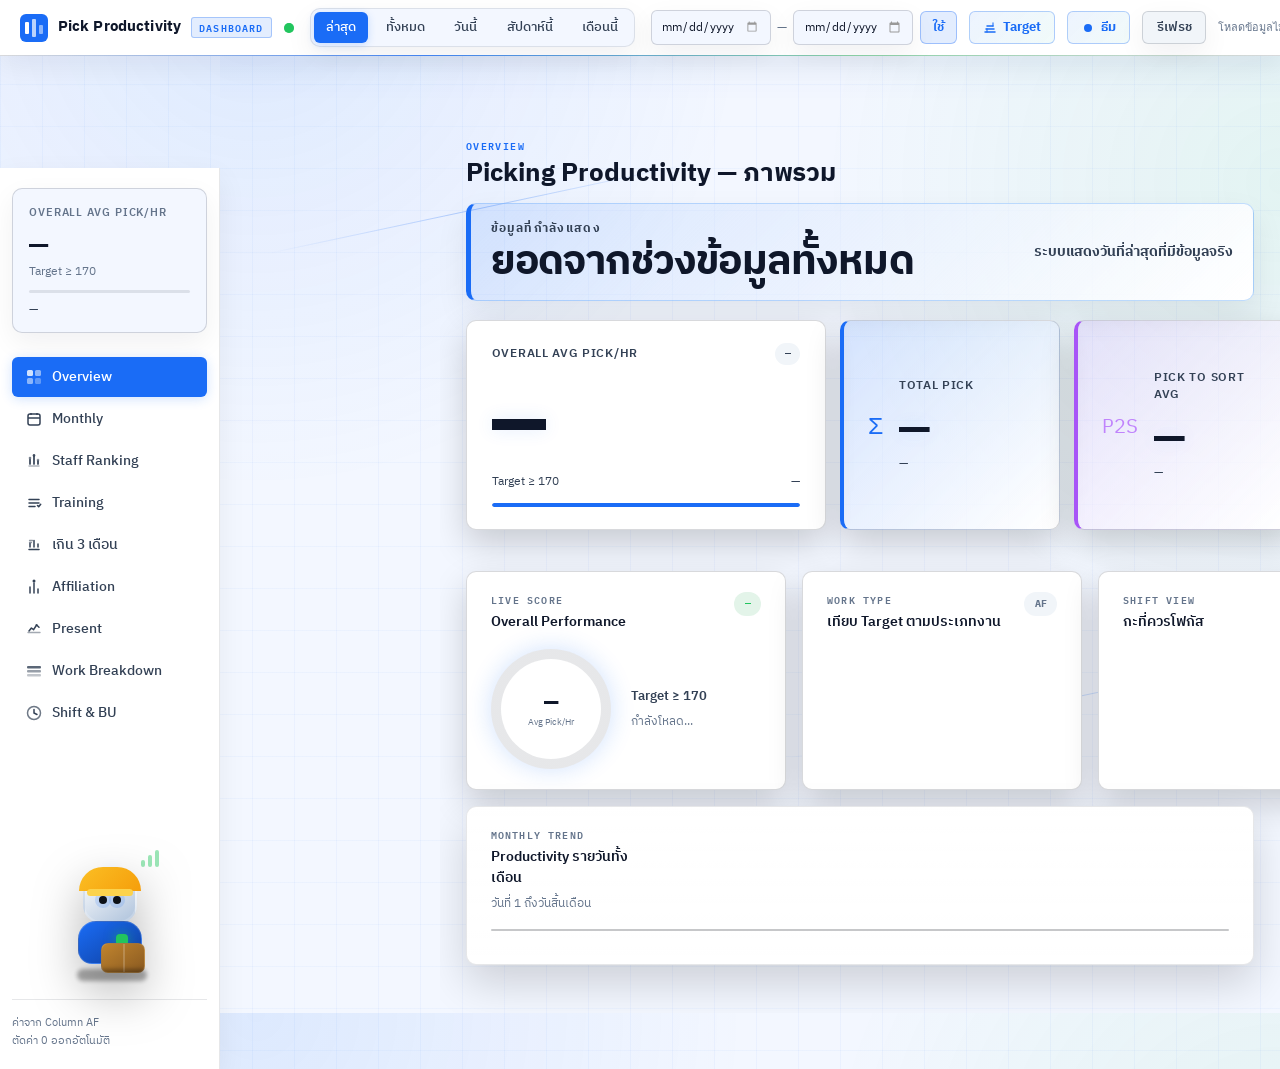
<file: index.html>
<!DOCTYPE html>
<html lang="th">

<head>
  <meta charset="UTF-8">
  <meta name="viewport" content="width=device-width, initial-scale=1.0">
  <title>Pick Productivity Dashboard</title>
  <link rel="icon" href="data:image/svg+xml,%3Csvg xmlns='http://www.w3.org/2000/svg' viewBox='0 0 32 32'%3E%3Crect width='32' height='32' rx='7' fill='%231a6cf6'/%3E%3Crect x='7' y='10' width='4' height='14' rx='1.2' fill='white'/%3E%3Crect x='14' y='6' width='4' height='18' rx='1.2' fill='white' opacity='.72'/%3E%3Crect x='21' y='13' width='4' height='11' rx='1.2' fill='white' opacity='.5'/%3E%3C/svg%3E">
  <link rel="preconnect" href="https://fonts.googleapis.com">
  <link
    href="https://fonts.googleapis.com/css2?family=IBM+Plex+Sans+Thai:wght@300;400;500;600;700&family=IBM+Plex+Mono:wght@400;600&display=swap"
    rel="stylesheet">
  <link rel="preconnect" href="https://script.google.com">
  <link rel="preconnect" href="https://script.googleusercontent.com">
  <link rel="stylesheet" href="styles.css?v=ajak-half-rack-v72-20260916">
</head>

<body>
  <div class="dashboard-ambient" aria-hidden="true">
    <span class="ambient-line ambient-line-a"></span>
    <span class="ambient-line ambient-line-b"></span>
    <span class="ambient-scan"></span>
  </div>

  <!-- ===== TOP BAR ===== -->
  <header class="topbar">
    <div class="topbar-left">
      <div class="topbar-logo">
        <svg width="28" height="28" viewBox="0 0 28 28" fill="none">
          <rect width="28" height="28" rx="6" fill="#1A6CF6" />
          <rect x="5" y="8" width="4" height="12" rx="1" fill="white" />
          <rect x="12" y="5" width="4" height="18" rx="1" fill="white" opacity="0.7" />
          <rect x="19" y="11" width="4" height="9" rx="1" fill="white" opacity="0.5" />
        </svg>
        <span class="topbar-title">Pick Productivity</span>
        <span class="topbar-tag">DASHBOARD</span>
        <span class="topbar-signal" aria-hidden="true"><i></i></span>
      </div>
    </div>

    <div class="topbar-center">
      <div class="quick-filters">
        <button class="chip active" type="button" data-range="latest">ล่าสุด</button>
        <button class="chip" type="button" data-range="all">ทั้งหมด</button>
        <button class="chip" type="button" data-range="today">วันนี้</button>
        <button class="chip" type="button" data-range="week">สัปดาห์นี้</button>
        <button class="chip" type="button" data-range="month">เดือนนี้</button>
      </div>
    </div>

    <div class="topbar-right">
      <div class="date-filter-row">
        <input id="startDate" type="date" class="date-input" placeholder="วันเริ่มต้น">
        <span class="date-sep">—</span>
        <input id="endDate" type="date" class="date-input" placeholder="วันสิ้นสุด">
        <button id="applyDateButton" class="btn-apply" type="button">ใช้</button>
      </div>

      <button id="targetSettingsButton" class="btn-target" type="button" aria-haspopup="dialog">
        <svg width="14" height="14" viewBox="0 0 14 14" fill="none">
          <path d="M2 11h10M3 8h8M4 5h6" stroke="currentColor" stroke-width="1.5" stroke-linecap="round" />
          <path d="M10 2v3M4 8v3" stroke="currentColor" stroke-width="1.5" stroke-linecap="round" opacity=".7" />
        </svg>
        Target
      </button>

      <button id="themeToggleButton" class="btn-target" type="button" aria-pressed="false" aria-label="สลับธีม">
        <svg width="14" height="14" viewBox="0 0 14 14" fill="none">
          <circle cx="7" cy="7" r="4" fill="currentColor" />
        </svg>
        ธีม
      </button>

      <button id="refreshButton" class="btn-refresh" type="button">
        <svg width="14" height="14" viewBox="0 0 14 14" fill="none">
          <path d="M13 7A6 6 0 1 1 7 1" stroke="currentColor" stroke-width="1.5" stroke-linecap="round" />
          <path d="M7 1l2 2-2 2" stroke="currentColor" stroke-width="1.5" stroke-linecap="round"
            stroke-linejoin="round" />
        </svg>
        รีเฟรช
      </button>

      <span id="syncStatus" class="sync-badge" role="status" aria-live="polite">กำลังโหลด...</span>
    </div>
  </header>

  <!-- ===== MAIN LAYOUT ===== -->
  <div class="app-layout">

    <!-- ===== SIDEBAR TAB NAV ===== -->
    <nav class="sidebar">
      <div class="sidebar-kpi-mini">
        <div class="sidebar-kpi-label">Overall Avg Pick/Hr</div>
        <div class="sidebar-kpi-value" id="sidebarOverall">—</div>
        <div class="sidebar-kpi-target" data-target-label="overall">Target ≥ 170</div>
        <div class="sidebar-progress-track">
          <div class="sidebar-progress-fill" id="sidebarProgress"></div>
        </div>
        <div class="sidebar-kpi-status" id="sidebarStatus">—</div>
      </div>

      <ul class="nav-list">
        <li>
          <button class="nav-item active" data-tab="overview">
            <span class="nav-icon">
              <svg width="16" height="16" viewBox="0 0 16 16" fill="none">
                <rect x="1" y="1" width="6" height="6" rx="1.5" fill="currentColor" opacity=".8" />
                <rect x="9" y="1" width="6" height="6" rx="1.5" fill="currentColor" opacity=".5" />
                <rect x="1" y="9" width="6" height="6" rx="1.5" fill="currentColor" opacity=".5" />
                <rect x="9" y="9" width="6" height="6" rx="1.5" fill="currentColor" opacity=".3" />
              </svg>
            </span>
            <span class="nav-label">Overview</span>
          </button>
        </li>

        <li>
          <button class="nav-item" data-tab="monthly">
            <span class="nav-icon">
              <svg width="16" height="16" viewBox="0 0 16 16" fill="none">
                <rect x="2" y="3" width="12" height="11" rx="2" stroke="currentColor" stroke-width="1.5" />
                <path d="M5 2v2M11 2v2M2 7h12" stroke="currentColor" stroke-width="1.5" />
              </svg>
            </span>
            <span class="nav-label">Monthly</span>
          </button>
        </li>

        <li>
          <button class="nav-item" data-tab="pickers">
            <span class="nav-icon">
              <svg width="16" height="16" viewBox="0 0 16 16" fill="none">
                <path d="M3 13h10" stroke="currentColor" stroke-width="1.4" stroke-linecap="round" opacity=".4" />
                <path d="M4 11V6.5M8 11V3M12 11V8" stroke="currentColor" stroke-width="1.7" stroke-linecap="round" />
                <circle cx="4" cy="5" r="1.3" fill="currentColor" opacity=".65" />
                <circle cx="8" cy="2.4" r="1.3" fill="currentColor" opacity=".9" />
                <circle cx="12" cy="7" r="1.3" fill="currentColor" opacity=".55" />
              </svg>
            </span>
            <span class="nav-label">Staff Ranking</span>
          </button>
        </li>

        <li>
          <button class="nav-item" data-tab="training">
            <span class="nav-icon">
              <svg width="16" height="16" viewBox="0 0 16 16" fill="none">
                <path d="M3 4.5h10M3 8h10M3 11.5h6" stroke="currentColor" stroke-width="1.5"
                  stroke-linecap="round" />
                <path d="M11.5 10.5l1.2 1.2 2-2.4" stroke="currentColor" stroke-width="1.5"
                  stroke-linecap="round" stroke-linejoin="round" />
              </svg>
            </span>
            <span class="nav-label">Training</span>
          </button>
        </li>

        <li>
          <button class="nav-item" data-tab="tenured">
            <span class="nav-icon">
              <svg width="16" height="16" viewBox="0 0 16 16" fill="none">
                <path d="M3 12.5h10M4 10V6.5M8 10V3.5M12 10V7" stroke="currentColor" stroke-width="1.5"
                  stroke-linecap="round" />
                <path d="M3.5 3.5h3M3.5 5.5h2" stroke="currentColor" stroke-width="1.3" stroke-linecap="round"
                  opacity=".55" />
              </svg>
            </span>
            <span class="nav-label">เกิน 3 เดือน</span>
          </button>
        </li>

        <li>
          <button class="nav-item" data-tab="affiliation">
            <span class="nav-icon">
              <svg width="16" height="16" viewBox="0 0 16 16" fill="none">
                <path d="M4 14V8M8 14V4M12 14V10" stroke="currentColor" stroke-width="1.5" stroke-linecap="round" />
                <circle cx="8" cy="2" r="1.5" fill="currentColor" />
              </svg>
            </span>
            <span class="nav-label">Affiliation</span>
          </button>
        </li>

        <li>
          <button class="nav-item" data-tab="present">
            <span class="nav-icon">
              <svg width="16" height="16" viewBox="0 0 16 16" fill="none">
                <path d="M2 11.5h12" stroke="currentColor" stroke-width="1.4" stroke-linecap="round" opacity=".45" />
                <path d="M3 10l2.4-3 2.2 1.7L10.6 4 13 6.2" stroke="currentColor" stroke-width="1.5"
                  stroke-linecap="round" stroke-linejoin="round" />
                <circle cx="10.6" cy="4" r="1.1" fill="currentColor" opacity=".8" />
              </svg>
            </span>
            <span class="nav-label">Present</span>
          </button>
        </li>

        <li>
          <button class="nav-item" data-tab="rack">
            <span class="nav-icon">
              <svg width="16" height="16" viewBox="0 0 16 16" fill="none">
                <rect x="1" y="3" width="14" height="2.5" rx="1" fill="currentColor" opacity=".8" />
                <rect x="1" y="7" width="14" height="2.5" rx="1" fill="currentColor" opacity=".5" />
                <rect x="1" y="11" width="14" height="2.5" rx="1" fill="currentColor" opacity=".3" />
              </svg>
            </span>
            <span class="nav-label">Work Breakdown</span>
          </button>
        </li>

        <li>
          <button class="nav-item" data-tab="shift">
            <span class="nav-icon">
              <svg width="16" height="16" viewBox="0 0 16 16" fill="none">
                <circle cx="8" cy="8" r="6.5" stroke="currentColor" stroke-width="1.5" opacity=".7" />
                <path d="M8 4.5V8l3 1.5" stroke="currentColor" stroke-width="1.5" stroke-linecap="round" />
              </svg>
            </span>
            <span class="nav-label">Shift & BU</span>
          </button>
        </li>

      </ul>

      <div class="warehouse-mascot" aria-hidden="true">
        <div class="mascot-signal"><span></span><span></span><span></span></div>
        <div class="mascot-helmet"></div>
        <div class="mascot-head"><i></i><i></i></div>
        <div class="mascot-body">
          <span class="mascot-badge"></span>
        </div>
        <div class="mascot-box"></div>
        <div class="mascot-shadow"></div>
      </div>

      <div class="sidebar-footer">
        <div class="sidebar-note">ค่าจาก Column AF</div>
        <div class="sidebar-note">ตัดค่า 0 ออกอัตโนมัติ</div>
      </div>
    </nav>

    <!-- ===== CONTENT AREA ===== -->
    <main class="content-area">

      <!-- TAB: OVERVIEW -->
      <section class="tab-panel active" id="tab-overview">
        <div class="panel-header">
          <div>
            <p class="panel-eyebrow">OVERVIEW</p>
            <h1 class="panel-title">Picking Productivity — ภาพรวม</h1>
          </div>
        </div>

        <div class="active-date-banner" id="activeDateBanner" aria-live="polite">
          <div>
            <span class="active-date-eyebrow">ข้อมูลที่กำลังแสดง</span>
            <strong id="activeDateLabel">กำลังตรวจสอบวันที่ล่าสุด...</strong>
          </div>
          <span id="activeDateHint"
            class="active-date-hint">เปิดเว็บแล้วระบบจะแสดงวันที่ล่าสุดที่มีข้อมูลให้อัตโนมัติ</span>
        </div>

        <!-- KPI TRIO -->
        <div class="kpi-trio">
          <article class="kpi-main" id="overallCard">
            <div class="kpi-main-head">
              <span class="kpi-main-label">Overall Avg Pick/Hr</span>
              <span class="kpi-badge" id="overallStatus">—</span>
            </div>
            <div class="kpi-main-number" id="overallAverage">—</div>
            <div class="kpi-main-sub">
              <span data-target-label="overall">Target ≥ 170</span>
              <span id="overallGap">—</span>
            </div>
            <div class="progress-track">
              <div id="overallProgress" class="progress-fill"></div>
            </div>
          </article>

          <article class="kpi-stat kpi-stat-total">
            <div class="kpi-stat-icon">Σ</div>
            <div class="kpi-stat-body">
              <div class="kpi-stat-label">Total Pick</div>
              <div class="kpi-stat-value" id="overviewTotalPick">—</div>
              <div class="kpi-stat-note" id="overviewTotalPickNote">—</div>
            </div>
          </article>

          <article class="kpi-stat kpi-stat-pick-to-sort" id="overviewPickToSortCard">
            <div class="kpi-stat-icon">P2S</div>
            <div class="kpi-stat-body">
              <div class="kpi-stat-label">Pick to Sort Avg</div>
              <div class="kpi-stat-value" id="overviewPickToSortAverage">—</div>
              <div class="kpi-stat-note" id="overviewPickToSortNote">—</div>
            </div>
          </article>

        </div>

        <div class="snapshot-grid" id="snapshotGrid" aria-hidden="true"></div>

        <!-- VISUAL TRIO -->
        <div class="visual-trio">
          <article class="visual-card gauge-card">
            <div class="visual-card-head">
              <div>
                <p class="visual-card-eyebrow">LIVE SCORE</p>
                <h2 class="visual-card-title">Overall Performance</h2>
              </div>
              <span id="gaugeBadge" class="status-pill">—</span>
            </div>
            <div class="gauge-wrap">
              <div class="gauge-ring" id="overallGauge" style="--score-angle: 0deg;">
                <span id="gaugeValue">—</span>
                <small>Avg Pick/Hr</small>
              </div>
              <div class="gauge-copy">
                <strong id="gaugeTargetText">Target ≥ 170</strong>
                <span id="gaugeInsight">กำลังโหลด...</span>
              </div>
            </div>
          </article>

          <article class="visual-card">
            <div class="visual-card-head">
              <div>
                <p class="visual-card-eyebrow">WORK TYPE</p>
                <h2 class="visual-card-title">เทียบ Target ตามประเภทงาน</h2>
              </div>
              <span class="status-pill muted">AF</span>
            </div>
            <div id="categoryMiniChart" class="mini-chart"></div>
          </article>

          <article class="visual-card">
            <div class="visual-card-head">
              <div>
                <p class="visual-card-eyebrow">SHIFT VIEW</p>
                <h2 class="visual-card-title">กะที่ควรโฟกัส</h2>
              </div>
              <span class="status-pill muted">AG / AI</span>
            </div>
            <div id="shiftMiniChart" class="mini-chart"></div>
          </article>
        </div>

        <section class="monthly-productivity-panel" aria-labelledby="monthlyProductivityTitle">
          <div class="monthly-productivity-head">
            <div>
              <p class="visual-card-eyebrow">MONTHLY TREND</p>
              <h2 class="visual-card-title" id="monthlyProductivityTitle">Productivity รายวันทั้งเดือน</h2>
              <p class="monthly-productivity-desc" id="monthlyProductivityRange">วันที่ 1 ถึงวันสิ้นเดือน</p>
            </div>
            <div class="monthly-productivity-summary" id="monthlyProductivitySummary"></div>
          </div>
          <div class="monthly-productivity-chart" id="monthlyProductivityChart"></div>
          <div class="monthly-productivity-days" id="monthlyProductivityDays"></div>
        </section>
      </section>

      <!-- TAB: MONTHLY -->
      <section class="tab-panel" id="tab-monthly">
        <div class="panel-header">
          <div>
            <p class="panel-eyebrow">MONTHLY PERFORMANCE</p>
            <h1 class="panel-title">Productivity รายเดือน (Monthly Trend)</h1>
          </div>
          <p class="panel-desc">เปรียบเทียบค่าเฉลี่ย Productivity (Avg Pick/Hr) และยอดหยิบรวม (Total Pick)
            ในแต่ละเดือนตลอดทั้งปี</p>
        </div>

        <div class="kpi-trio" id="monthlyKpiRow">
          <!-- Populated dynamically -->
        </div>

        <section class="monthly-productivity-panel" aria-labelledby="monthlyChartTitle" style="margin-bottom: 2rem;">
          <div class="monthly-productivity-head" style="flex-wrap: wrap; gap: 1rem; align-items: center; justify-content: space-between;">
            <div>
              <p class="visual-card-eyebrow">YEARLY TREND</p>
              <h2 class="visual-card-title" id="monthlyChartTitle">เปรียบเทียบ Productivity รายเดือน</h2>
              <p class="monthly-productivity-desc" id="monthlyChartDesc">เฉลี่ยของพนักงานทุกคน แยกตามเดือน (Jan - Dec)</p>
            </div>
            <div style="display: flex; align-items: center; gap: 0.75rem;">
              <div class="present-range-switch" style="padding: 0.15rem; gap: 0.15rem;" aria-label="เลือกโหมดกราฟรายเดือน">
                <button type="button" class="present-range-btn active" id="monthlyChartTabAffiliation" style="padding: 0.30rem 0.60rem; font-size: 0.72rem;">แยกตามสังกัด</button>
                <button type="button" class="present-range-btn" id="monthlyChartTabWork" style="padding: 0.30rem 0.60rem; font-size: 0.72rem;">แยกตามประเภทงาน</button>
                <button type="button" class="present-range-btn" id="monthlyChartTabBu" style="padding: 0.30rem 0.60rem; font-size: 0.72rem;">แยกตาม BU</button>
              </div>
            </div>
            <div class="monthly-productivity-summary" id="monthlyChartSummary"></div>
          </div>
          <div class="monthly-productivity-chart" id="monthlyChartContainer"></div>
        </section>

        <!-- EXECUTIVE MONTHLY PRESENTATION / BRIEFING -->
        <section class="monthly-present-briefing" id="monthlyPresentBriefing" style="margin-top: 2rem; display: none;">
          <div class="present-narrative-card"
            style="margin-bottom: 1.5rem; background: var(--bg-surface-elevated); border: 1px solid var(--border-subtle); border-radius: 12px; padding: 1.25rem;">
            <div class="present-card-topline"
              style="display: flex; justify-content: space-between; align-items: center; margin-bottom: 0.75rem; font-size: 0.72rem; color: var(--text-muted); font-weight: 700; text-transform: uppercase; font-family: var(--font-body);">
              <span>Monthly Executive Briefing</span>
              <strong id="monthlyPresentPeriodLabel" style="color: var(--blue);">—</strong>
            </div>
            <h2 id="monthlyPresentHeadline"
              style="font-size: 1.2rem; font-weight: 700; color: var(--text-primary); margin-bottom: 0.5rem; font-family: var(--font-body);">
              —</h2>
            <p id="monthlyPresentNarrative"
              style="font-size: 0.85rem; color: var(--text-secondary); line-height: 1.6; margin: 0; font-family: var(--font-body);">
            </p>
          </div>

          <div class="present-brief-grid"
            style="display: grid; grid-template-columns: repeat(auto-fit, minmax(280px, 1fr)); gap: 1.25rem; margin-bottom: 2rem; font-family: var(--font-body);">
            <article class="present-brief-card is-highlight"
              style="background: var(--bg-surface); border: 1px solid var(--border-subtle); border-radius: 10px; padding: 1.2rem; border-left: 4px solid var(--good);">
              <div class="present-brief-head" style="margin-bottom: 0.75rem;">
                <span
                  style="font-size: 0.65rem; color: var(--text-muted); font-weight: 700; text-transform: uppercase;">MONTHLY
                  FOCUS</span>
                <h2 style="font-size: 0.95rem; font-weight: 700; margin: 0; color: var(--good);">จุดที่ผลงานดีที่สุด /
                  พัฒนาการเด่น</h2>
              </div>
              <ul id="monthlyPresentHighlights"
                style="padding-left: 1.2rem; margin: 0; font-size: 0.82rem; color: var(--text-secondary); line-height: 1.6;">
              </ul>
            </article>

            <article class="present-brief-card is-risk"
              style="background: var(--bg-surface); border: 1px solid var(--border-subtle); border-radius: 10px; padding: 1.2rem; border-left: 4px solid var(--warn);">
              <div class="present-brief-head" style="margin-bottom: 0.75rem;">
                <span
                  style="font-size: 0.65rem; color: var(--text-muted); font-weight: 700; text-transform: uppercase;">MONTHLY
                  RISK</span>
                <h2 style="font-size: 0.95rem; font-weight: 700; margin: 0; color: var(--warn);">จุดที่ต้องเฝ้าระวัง /
                  ผลงานตกต่ำ</h2>
              </div>
              <ul id="monthlyPresentRisks"
                style="padding-left: 1.2rem; margin: 0; font-size: 0.82rem; color: var(--text-secondary); line-height: 1.6;">
              </ul>
            </article>

            <article class="present-brief-card is-action"
              style="background: var(--bg-surface); border: 1px solid var(--border-subtle); border-radius: 10px; padding: 1.2rem; border-left: 4px solid var(--blue);">
              <div class="present-brief-head" style="margin-bottom: 0.75rem;">
                <span
                  style="font-size: 0.65rem; color: var(--text-muted); font-weight: 700; text-transform: uppercase;">RECOMMENDED
                  ACTIONS</span>
                <h2 style="font-size: 0.95rem; font-weight: 700; margin: 0; color: var(--blue);">คำแนะนำและประเด็นสำคัญ
                </h2>
              </div>
              <ul id="monthlyPresentActions"
                style="padding-left: 1.2rem; margin: 0; font-size: 0.82rem; color: var(--text-secondary); line-height: 1.6;">
              </ul>
            </article>
          </div>
        </section>

        <section class="monthly-details-section">
          <div class="panel-header" style="margin-top: 2rem; padding: 0 0 1rem 0;">
            <div>
              <p class="panel-eyebrow">DETAILS</p>
              <h2 class="panel-title" id="monthlyTableTitle" style="font-size: 1.25rem;">รายละเอียดข้อมูลแต่ละเดือน</h2>
            </div>
          </div>
          <div class="table-wrap">
            <table class="data-table">
              <thead>
                <tr>
                  <th>เดือน</th>
                  <th>Productivity เฉลี่ย (Pick/Hr)</th>
                  <th>เปรียบเทียบเป้า</th>
                  <th>ยอดหยิบรวม (Total Pick)</th>
                  <th>จำนวนวันทำงาน</th>
                  <th>จำนวนรายการ (Transactions)</th>
                </tr>
              </thead>
              <tbody id="monthlyTableBody">
                <!-- Populated dynamically -->
              </tbody>
            </table>
          </div>
        </section>
      </section>

      <!-- TAB: PICKERS -->
      <section class="tab-panel" id="tab-pickers">
        <div class="panel-header picker-panel-header" style="margin-bottom: 2rem;">
          <div>
            <p class="panel-eyebrow">STAFF PERFORMANCE</p>
            <h1 class="panel-title">จัดอันดับ Productivity รายบุคคล (Staff Ranking)</h1>
          </div>
          <p class="panel-desc">ติดตามประสิทธิผลการทำงานรายบุคคลจากช่วงวันที่หลักของ Dashboard แยกจากหน้า Training</p>
        </div>

        <!-- SECTION: PICKER RANKING -->
        <div class="picker-ranking-section" style="margin-bottom: 3.5rem;">
          <h2 style="font-size: 1.15rem; font-weight: 600; color: var(--text-primary); margin-bottom: 0.5rem;">จัดอันดับพนักงาน (Picker Ranking)</h2>
          <p class="panel-desc" style="margin-bottom: 1.25rem;">จัดอันดับจาก Average Pick/Hr Column AF ตามช่วงวันที่ที่เลือก ใช้ดูคนที่ทำได้ดีและคนที่ควรติดตามก่อน</p>
          <div class="picker-grid" id="pickerGrid" aria-label="Top Pick and Bottom Pick ranking"></div>
        </div>
      </section>

      <!-- TAB: TRAINING -->
      <section class="tab-panel" id="tab-training">
        <div class="panel-header picker-panel-header" style="margin-bottom: 1.25rem;">
          <div>
            <p class="panel-eyebrow">TRAINING PERFORMANCE</p>
            <h1 class="panel-title">พนักงาน Training</h1>
          </div>
          <p class="panel-desc">หน้านี้ใช้ Filter แยกจากภาพรวม เพื่อดู Training โดยตรง ส่วนพนักงานเกิน 3 เดือนดูแยกที่หน้า เกิน 3 เดือน</p>
        </div>

        <section class="training-filter-panel" aria-label="Training filter">
          <div class="training-filter-head">
            <div>
              <p class="visual-card-eyebrow">TRAINING FILTER</p>
              <h2 class="visual-card-title">ช่วงข้อมูลของหน้า Training</h2>
            </div>
            <span class="status-pill muted" id="trainingFilterStatus">แยกจาก Filter หลัก</span>
          </div>

          <div class="training-filter-controls">
            <div class="quick-filters training-quick-filters">
              <button class="chip active" type="button" data-training-range="threeMonths">3 เดือน</button>
              <button class="chip" type="button" data-training-range="month">เดือนนี้</button>
              <button class="chip" type="button" data-training-range="latest">วันล่าสุด</button>
              <button class="chip" type="button" data-training-range="all">ทั้งหมด</button>
            </div>
            <div class="date-filter-row training-date-row">
              <input id="trainingStartDate" type="date" class="date-input" aria-label="วันเริ่มต้น Training">
              <span class="date-sep">—</span>
              <input id="trainingEndDate" type="date" class="date-input" aria-label="วันสิ้นสุด Training">
              <button id="applyTrainingDateButton" class="btn-apply" type="button">ใช้ Filter Training</button>
            </div>
          </div>

          <p class="training-filter-note" id="trainingFilterNote">
            Training ใช้รายชื่อจาก Update name และ Productivity จาก Results Master Column AF
          </p>
        </section>

        <!-- SECTION: TRAINING DEEP DIVE -->
        <div class="training-section">
          <h2 style="font-size: 1.15rem; font-weight: 600; color: var(--text-primary); margin-bottom: 0.5rem;">พนักงานฝึกหัด (Training Deep Dive)</h2>
          <p class="panel-desc" style="margin-bottom: 1.25rem;">ข้อมูลพนักงานใหม่ตามช่วง Training ของแต่ละคน · วันที่เริ่ม H / วันสิ้นสุด M · ค่าเฉลี่ยจาก Column AF</p>
          
          <div class="training-summary-grid" id="trainingSummaryGrid" aria-label="Training summary" style="margin-bottom: 2rem;"></div>

          <div class="training-insight-layout" style="margin-bottom: 2rem;">
            <article class="training-insight-card">
              <div class="training-insight-head">
                <div>
                  <p class="visual-card-eyebrow">TREND SUMMARY</p>
                  <h2 class="visual-card-title">ภาพรวมผล Training</h2>
                </div>
                <span class="status-pill muted">H → M</span>
              </div>
              <div class="training-stack" id="trainingTrendChart"></div>
            </article>

            <article class="training-insight-card">
              <div class="training-insight-head">
                <div>
                  <p class="visual-card-eyebrow">FOCUS LIST</p>
                  <h2 class="visual-card-title">คนที่ควรดูต่อก่อน</h2>
                </div>
                <span class="status-pill muted">Top 6</span>
              </div>
              <div class="training-focus-list" id="trainingFocusList"></div>
            </article>
          </div>

          <div class="training-grid" id="trainingGrid" aria-label="Training Productivity"></div>

          <div class="visual-card training-detail-table-card">
            <div class="visual-card-head">
              <div>
                <p class="visual-card-eyebrow">TRAINING DETAILS</p>
                <h2 class="visual-card-title">รายละเอียดรายคน Training</h2>
              </div>
              <span class="status-pill muted" id="trainingCountBadge">0 คน</span>
            </div>
            <div class="table-wrap">
              <table class="picker-table">
                <thead>
                  <tr>
                    <th>User ID</th>
                    <th>ชื่อ</th>
                    <th>ช่วง Training</th>
                    <th style="text-align: right;">Avg Pick/Hr</th>
                    <th style="text-align: right;">30 วันแรก</th>
                    <th style="text-align: right;">30 วันหลัง</th>
                    <th style="text-align: right;">วันมีข้อมูล</th>
                    <th style="text-align: right;">รายการ</th>
                    <th>สถานะ</th>
                  </tr>
                </thead>
                <tbody id="trainingDetailTableBody">
                  <!-- Populated dynamically -->
                </tbody>
              </table>
            </div>
          </div>
        </div>

      </section>

      <!-- TAB: TENURED PICKERS -->
      <section class="tab-panel" id="tab-tenured">
        <div class="panel-header picker-panel-header" style="margin-bottom: 1.25rem;">
          <div>
            <p class="panel-eyebrow">TENURED PICKERS</p>
            <h1 class="panel-title">พนักงานเกิน 3 เดือน Productivity รวม</h1>
          </div>
          <p class="panel-desc">หน้าเฉพาะสำหรับหัวหน้า ใช้ดู Productivity ของพนักงานที่อยู่มานานแล้ว เกิน 3 เดือนจากวันล่าสุด/ช่วงวันที่ที่เลือก</p>
        </div>

        <section class="training-filter-panel tenured-filter-panel" aria-label="3+ months filter">
          <div class="training-filter-head">
            <div>
              <p class="visual-card-eyebrow">TENURED FILTER</p>
              <h2 class="visual-card-title">ช่วงข้อมูลของพนักงานเกิน 3 เดือน</h2>
            </div>
            <span class="status-pill muted" id="tenuredFilterStatus">แยกจาก Filter หลัก</span>
          </div>

          <div class="training-filter-controls">
            <div class="quick-filters training-quick-filters">
              <button class="chip active" type="button" data-tenured-range="threeMonths">3 เดือนล่าสุด</button>
              <button class="chip" type="button" data-tenured-range="month">เดือนนี้</button>
              <button class="chip" type="button" data-tenured-range="latest">วันล่าสุด</button>
              <button class="chip" type="button" data-tenured-range="all">ทั้งหมด</button>
            </div>
            <div class="date-filter-row training-date-row">
              <input id="tenuredStartDate" type="date" class="date-input" aria-label="วันเริ่มต้นพนักงานเกิน 3 เดือน">
              <span class="date-sep">—</span>
              <input id="tenuredEndDate" type="date" class="date-input" aria-label="วันสิ้นสุดพนักงานเกิน 3 เดือน">
              <button id="applyTenuredDateButton" class="btn-apply" type="button">ใช้ Filter เกิน 3 เดือน</button>
            </div>
          </div>

          <p class="training-filter-note" id="tenuredFilterNote">
            คนเก่า = มีข้อมูลการหยิบครั้งแรกก่อนวันสิ้นสุด Filter อย่างน้อย 90 วัน และไม่ใช่กลุ่ม Training ใหม่
          </p>
        </section>

        <section class="tenured-section">
          <div class="panel-header" style="margin-bottom: 1rem;">
            <div>
              <p class="panel-eyebrow">TENURED BENCHMARK</p>
              <h2 class="panel-title">ภาพรวม Productivity คนเก่าทั้งหมด</h2>
            </div>
            <p class="panel-desc">สรุปรวม Avg Pick/Hr, จำนวนคน, Total Pick และสถานะเทียบ Target 170 จาก Results Master Column AF</p>
          </div>

          <div class="training-summary-grid" id="tenuredSummaryGrid" aria-label="Tenured picker summary"></div>

          <div class="tenured-shift-layout">
            <article class="visual-card tenured-shift-card">
              <div class="visual-card-head">
                <div>
                  <p class="visual-card-eyebrow">SHIFT PRODUCTIVITY</p>
                  <h2 class="visual-card-title">กราฟ Productivity แยกกะ</h2>
                </div>
                <span class="status-pill muted" id="tenuredShiftCountBadge">0 กะ</span>
              </div>
              <div class="tenured-shift-chart" id="tenuredShiftChart" aria-label="กราฟ Productivity แยกกะ"></div>
            </article>

            <article class="visual-card tenured-shift-table-card">
              <div class="visual-card-head">
                <div>
                  <p class="visual-card-eyebrow">SHIFT DETAILS</p>
                  <h2 class="visual-card-title">รายละเอียดตามกะ</h2>
                </div>
              </div>
              <div class="table-wrap">
                <table class="picker-table tenured-shift-table">
                  <thead>
                    <tr>
                      <th>กะ</th>
                      <th style="text-align: right;">Avg Pick/Hr</th>
                      <th style="text-align: right;">จำนวนคน</th>
                      <th style="text-align: right;">Total Pick</th>
                      <th style="text-align: right;">รายการ</th>
                      <th>สถานะ</th>
                    </tr>
                  </thead>
                  <tbody id="tenuredShiftTableBody">
                    <!-- Populated dynamically -->
                  </tbody>
                </table>
              </div>
            </article>
          </div>

          <div class="visual-card tenured-table-card">
            <div class="visual-card-head">
              <div>
                <p class="visual-card-eyebrow">SENIOR PICKERS</p>
                <h2 class="visual-card-title">รายชื่อพนักงานเกิน 3 เดือน</h2>
              </div>
              <span class="status-pill muted" id="tenuredCountBadge">0 คน</span>
            </div>
            <div class="table-wrap">
              <table class="picker-table">
                <thead>
                  <tr>
                    <th>User ID</th>
                    <th>ชื่อ</th>
                    <th>กะหลัก</th>
                    <th style="text-align: right;">Avg Pick/Hr</th>
                    <th style="text-align: right;">Total Pick</th>
                    <th style="text-align: right;">รายการ</th>
                    <th>ข้อมูลแรกในระบบ</th>
                    <th>สถานะ</th>
                  </tr>
                </thead>
                <tbody id="tenuredTableBody">
                  <!-- Populated dynamically -->
                </tbody>
              </table>
            </div>
          </div>
        </section>
      </section>

      <!-- TAB: AFFILIATION -->
      <section class="tab-panel" id="tab-affiliation">
        <div class="panel-header">
          <div>
            <p class="panel-eyebrow">AFFILIATION PERFORMANCE</p>
            <h1 class="panel-title">ประสิทธิภาพการทำงานแยกตามสังกัด (Affiliation)</h1>
          </div>
          <p class="panel-desc">วิเคราะห์ข้อมูลผลงานรายสังกัด (จาก Column AI ใน Results Master) แสดงจำนวนคนทำงาน
            ยอดรวมการหยิบ และเปรียบเทียบระดับผู้ปฏิบัติงานแต่ละบุคคล</p>
        </div>

        <!-- KPI SUMMARY CARDS -->
        <div class="kpi-trio" id="affiliationKpiRow">
          <!-- Populated by JavaScript -->
        </div>

        <!-- MAIN LAYOUT GRID -->
        <div class="visual-trio"
          style="grid-template-columns: repeat(auto-fit, minmax(480px, 1fr)); gap: 1.5rem; margin-bottom: 1.5rem;">
          <article class="visual-card">
            <div class="visual-card-head">
              <div>
                <p class="visual-card-eyebrow">OVERVIEW</p>
                <h2 class="visual-card-title">สรุปผลงานแต่ละสังกัด</h2>
              </div>
            </div>
            <div class="table-responsive">
              <table class="picker-table">
                <thead>
                  <tr>
                    <th>สังกัด (Affiliation)</th>
                    <th style="text-align: right;">Avg Pick/Hr</th>
                    <th style="text-align: right;">Target status</th>
                    <th style="text-align: right;">ยอดรวมการหยิบ (Picks)</th>
                    <th style="text-align: right;">จำนวนผู้ปฏิบัติงาน (คน)</th>
                    <th style="text-align: right;">จำนวนวันที่ทำงาน (วัน)</th>
                  </tr>
                </thead>
                <tbody id="affiliationTableBody">
                  <!-- Populated by JavaScript -->
                </tbody>
              </table>
            </div>
          </article>

          <article class="visual-card" style="display: flex; flex-direction: column;">
            <div class="visual-card-head"
              style="justify-content: space-between; align-items: center; margin-bottom: 0.75rem; flex-wrap: wrap; gap: 0.50rem;">
              <div>
                <p class="visual-card-eyebrow">TREND ANALYSIS</p>
                <h2 class="visual-card-title" id="affiliationChartTitle">แนวโน้ม Productivity สังกัด</h2>
              </div>
              <div style="display: flex; align-items: center; gap: 0.75rem;">
                <div class="present-range-switch" style="padding: 0.15rem; gap: 0.15rem;"
                  aria-label="เลือกโหมดกราฟสังกัด">
                  <button type="button" class="present-range-btn active" id="affiliationChartTabCompare"
                    style="padding: 0.30rem 0.60rem; font-size: 0.72rem;">เปรียบเทียบสังกัด</button>
                  <button type="button" class="present-range-btn" id="affiliationChartTabTrend"
                    style="padding: 0.30rem 0.60rem; font-size: 0.72rem;">แนวโน้มรายเดือน</button>
                </div>
                <div id="affiliationTrendBadge" class="status-pill muted" style="font-weight: 700;">—</div>
              </div>
            </div>
            <!-- TREND KPI & DETAILS -->
            <div id="affiliationTrendDetailsRow"
              style="display: flex; align-items: center; gap: 1.5rem; margin-bottom: 1.15rem; flex-wrap: wrap;">
              <div>
                <span
                  style="display: block; font-size: 0.68rem; color: var(--text-muted); font-weight: 700; text-transform: uppercase; letter-spacing: 0.05em; margin-bottom: 0.2rem;">เฉลี่ยเดือนล่าสุด</span>
                <strong id="affiliationTrendCurrentValue"
                  style="font-size: 1.45rem; font-family: var(--font-mono); color: var(--text-primary);">—</strong>
              </div>
              <div>
                <span
                  style="display: block; font-size: 0.68rem; color: var(--text-muted); font-weight: 700; text-transform: uppercase; letter-spacing: 0.05em; margin-bottom: 0.2rem;">เทียบเดือนก่อน</span>
                <strong id="affiliationTrendDiffValue"
                  style="font-size: 1.45rem; font-family: var(--font-mono);">—</strong>
              </div>
              <div style="flex: 1; min-width: 140px;">
                <span
                  style="display: block; font-size: 0.68rem; color: var(--text-muted); font-weight: 700; text-transform: uppercase; letter-spacing: 0.05em; margin-bottom: 0.2rem;">สรุปแนวโน้ม</span>
                <span id="affiliationTrendInsightText"
                  style="display: -webkit-box; -webkit-line-clamp: 2; line-clamp: 2; -webkit-box-orient: vertical; font-size: 0.78rem; color: var(--text-secondary); line-height: 1.45; overflow: hidden; text-overflow: ellipsis;">—</span>
              </div>
            </div>
            <div class="monthly-productivity-chart" id="affiliationChartContainer"
              style="margin-top: auto; background: rgba(0,0,0,0.12); border-radius: var(--radius-sm); border: 1px solid var(--border-subtle); overflow: hidden; padding: 0.5rem 0.2rem 0;">
              <!-- SVG Chart populated dynamically -->
            </div>
          </article>
        </div>

        <!-- PICKER DETAIL BREAKDOWN SECTION -->
        <div class="visual-trio" style="grid-template-columns: 1fr;">
          <article class="visual-card">
            <div class="visual-card-head"
              style="flex-wrap: wrap; gap: 1rem; align-items: center; justify-content: space-between;">
              <div>
                <p class="visual-card-eyebrow">INDIVIDUAL DETAILS</p>
                <h2 class="visual-card-title">รายชื่อผู้ปฏิบัติงานในสังกัด</h2>
              </div>
              <div style="display: flex; align-items: center; gap: 0.50rem;">
                <span style="font-size: 0.82rem; color: var(--text-muted); font-weight: 600;">เลือกสังกัด:</span>
                <select id="affiliationPickerSelect" class="date-input"
                  style="height: 32px; padding: 0 1rem 0 0.50rem; min-width: 140px; background: var(--bg-raised); border: 1px solid var(--border-mid); border-radius: var(--radius-sm); color: var(--text-primary);">
                  <!-- Populated dynamically -->
                </select>
              </div>
            </div>
            <div class="table-responsive">
              <table class="picker-table">
                <thead>
                  <tr>
                    <th>อันดับ (Rank)</th>
                    <th>ชื่อผู้ปฏิบัติงาน (Name)</th>
                    <th>User ID</th>
                    <th style="text-align: right;">Avg Pick/Hr</th>
                    <th style="text-align: right;">Target status</th>
                    <th style="text-align: right;">ยอดรวมการหยิบ (Picks)</th>
                    <th style="text-align: right;">จำนวนวันทำงาน</th>
                    <th>กะหลัก (Shift)</th>
                    <th>โซนหลัก (Zone)</th>
                  </tr>
                </thead>
                <tbody id="affiliationPickerTableBody">
                  <tr>
                    <td colspan="9" style="text-align: center; color: var(--text-muted); padding: 2rem;">
                      กรุณาเลือกสังกัดด้านบนเพื่อดูรายละเอียดรายบุคคล</td>
                  </tr>
                </tbody>
              </table>
            </div>
          </article>
        </div>
      </section>

      <!-- TAB: PRESENT -->
      <section class="tab-panel" id="tab-present">
        <div class="panel-header present-header">
          <div>
            <p class="panel-eyebrow">PRESENT</p>
            <h1 class="panel-title">Executive Summary</h1>
          </div>
          <div class="present-range-switch" aria-label="เลือกช่วงสรุปผู้บริหาร">
            <button type="button" class="present-range-btn" data-present-range="week">Weekly</button>
            <button type="button" class="present-range-btn" data-present-range="month">Monthly</button>
          </div>
        </div>

        <section class="present-hero" aria-label="สรุปภาพรวมสำหรับผู้บริหาร">
          <article class="present-narrative-card">
            <div class="present-card-topline">
              <span>AI-STYLE BRIEF</span>
              <strong id="presentPeriodLabel">—</strong>
            </div>
            <h2 id="presentHeadline">กำลังวิเคราะห์ข้อมูล...</h2>
            <p id="presentNarrative">ระบบจะสรุปภาพรวม Productivity จากทุกเมนูให้เป็นภาษาผู้บริหารหลังโหลดข้อมูลเสร็จ</p>
          </article>

          <aside class="present-score-card" id="presentScoreCard">
            <span>Overall Avg Pick/Hr</span>
            <strong id="presentOverallScore">—</strong>
            <small id="presentOverallStatus">—</small>
          </aside>
        </section>

        <div class="present-kpi-grid" id="presentKpiGrid" aria-label="Executive KPI summary"></div>

        <section class="present-brief-grid" aria-label="AI summary details">
          <article class="present-brief-card is-highlight">
            <div class="present-brief-head">
              <span>WHAT IS GOOD</span>
              <h2>จุดที่ดี</h2>
            </div>
            <ul id="presentHighlights" class="present-list"></ul>
          </article>

          <article class="present-brief-card is-risk">
            <div class="present-brief-head">
              <span>WATCH OUT</span>
              <h2>จุดที่ควรระวัง</h2>
            </div>
            <ul id="presentRisks" class="present-list"></ul>
          </article>

          <article class="present-brief-card is-action">
            <div class="present-brief-head">
              <span>NEXT ACTION</span>
              <h2>ข้อเสนอให้ทำต่อ</h2>
            </div>
            <ul id="presentActions" class="present-list"></ul>
          </article>
        </section>
      </section>

      <!-- TAB: RACK -->
      <section class="tab-panel" id="tab-rack">
        <div class="panel-header" style="margin-bottom: 2rem;">
          <div>
            <p class="panel-eyebrow">WORK BREAKDOWN</p>
            <h1 class="panel-title">ประเภทงาน & โซน (Work Breakdown)</h1>
          </div>
          <p class="panel-desc">วิเคราะห์ข้อมูลเจาะลึกแยกตามประเภทงานการหยิบ (Work Type), พื้นที่จัดเก็บ (Zone) และการหยิบแยกจ่าย (Pick to Sort)</p>
        </div>

        <!-- SECTION: WORK TYPE -->
        <div class="type-section" style="margin-bottom: 3.5rem;">
          <h2 style="font-size: 1.15rem; font-weight: 600; color: var(--text-primary); margin-bottom: 0.5rem;">ประเภทงาน (Work Type)</h2>
          <p class="panel-desc" style="margin-bottom: 1.25rem;">Main KPI Target: Full Rack 37% / Half Rack 48% / Micro Rack 15%</p>
          <div class="category-grid" id="categoryGrid" aria-label="Category KPI"></div>
        </div>

        <!-- SECTION: PICK TO SORT -->
        <div class="pick-to-sort-section" style="border-top: 1px solid var(--border-subtle); padding-top: 2rem; margin-bottom: 3.5rem;">
          <h2 style="font-size: 1.15rem; font-weight: 600; color: var(--text-primary); margin-bottom: 0.5rem;">การหยิบแยกจ่าย (Pick to Sort)</h2>
          <p class="panel-desc" style="margin-bottom: 1.25rem;">วิเคราะห์ความเร็วการหยิบแยกจ่ายแบบกระเช้าและกล่อง (จาก Column AK เริ่มนับ 8/6/2026)</p>
          <div class="pick-to-sort-dashboard" id="pickToSortGrid" aria-label="Pick to Sort dashboard"></div>
        </div>

        <!-- SECTION: ZONE -->
        <div class="zone-section" style="border-top: 1px solid var(--border-subtle); padding-top: 2rem; margin-bottom: 1.5rem;">
          <h2 style="font-size: 1.15rem; font-weight: 600; color: var(--text-primary); margin-bottom: 0.5rem;">ตำแหน่งพื้นที่ทำงาน (Zone)</h2>
          <p class="panel-desc" style="margin-bottom: 1.25rem;">แสดงผลิตภาพการหยิบแยกตามโซน (Zone) ตามผังล่าสุด Zone_V2 — Full Rack, Half Rack, Micro Rack, Pick to Sort และ Mezzanine (อ้างอิงตำแหน่งจาก Column AH)</p>
          <div class="zone-grid" id="zoneBreakdownGrid" aria-label="Zone KPI"></div>
        </div>
      </section>


      <!-- TAB: SHIFT -->
      <section class="tab-panel" id="tab-shift">
        <div class="panel-header" style="margin-bottom: 2rem;">
          <div>
            <p class="panel-eyebrow">SHIFT & BU BREAKDOWN</p>
            <h1 class="panel-title">ประสิทธิภาพกะ & BU (Shift & BU)</h1>
          </div>
          <p class="panel-desc">เปรียบเทียบ Productivity และประสิทธิผลการทำงานแยกตามรอบเวลากะทำงาน (Shift) และประเภทกลุ่มธุรกิจ (BU)</p>
        </div>

        <!-- SECTION: SHIFT -->
        <div class="shift-section" style="margin-bottom: 3.5rem;">
          <h2 style="font-size: 1.15rem; font-weight: 600; color: var(--text-primary); margin-bottom: 0.5rem;">กะการทำงาน (Shift)</h2>
          <p class="panel-desc" style="margin-bottom: 1.25rem;">คำนวณ Productivity และอัตราเฉลี่ยแยกกะทำงาน (Day / Night จากการแตกกลุ่มสังกัด Column AI)</p>
          <div class="shift-grid" id="shiftGrid" aria-label="Shift KPI"></div>
        </div>

        <!-- SECTION: BU -->
        <div class="bu-section" style="border-top: 1px solid var(--border-subtle); padding-top: 2rem; margin-bottom: 1.5rem;">
          <h2 style="font-size: 1.15rem; font-weight: 600; color: var(--text-primary); margin-bottom: 0.5rem;">กลุ่มธุรกิจ (Business Unit)</h2>
          <p class="panel-desc" style="margin-bottom: 1.25rem;">เปรียบเทียบสัดส่วนระหว่าง Punthai (51/49/0) และ Mart (40/50/10) ตามประเภท Full Rack / Half Rack / EA (Column AJ)</p>
          <div class="bu-grid" id="buGrid" aria-label="BU KPI"></div>
        </div>
      </section>




    </main>
  </div>

  <div class="loading-modal" id="loadingModal" hidden>
    <div class="loading-modal-backdrop" data-loading-close></div>
    <section class="loading-dialog" role="dialog" aria-modal="true" aria-labelledby="loadingTitle">
      <div class="loading-head">
        <h2 id="loadingTitle">กำลังโหลดข้อมูล</h2>
        <button id="loadingClose" class="loading-close" type="button" aria-label="ปิดหน้าต่าง">×</button>
      </div>

      <div class="loading-body">
        <div class="loading-progress-bar" aria-hidden="true">
          <div class="loading-progress-fill" id="loadingProgressFill" style="width:0%"></div>
        </div>
        <div class="loading-meta">
          <span id="loadingPercent">0%</span>
          <small id="loadingEstimate">คาดว่าเสร็จภายใน ~8 วินาที</small>
        </div>
      </div>
    </section>
  </div>

  <div class="target-modal" id="targetSettingsModal" hidden>
    <div class="target-modal-backdrop" data-target-close></div>
    <section class="target-dialog" role="dialog" aria-modal="true" aria-labelledby="targetSettingsTitle">
      <div class="target-dialog-head">
        <div>
          <p class="panel-eyebrow">TARGET SETTINGS</p>
          <h2 id="targetSettingsTitle">ตั้งค่า Target</h2>
        </div>
        <button id="targetSettingsClose" class="target-icon-btn" type="button"
          aria-label="ปิดหน้าตั้งค่า Target">×</button>
      </div>

      <p class="target-dialog-desc">
        เปลี่ยนค่า Target แล้ว Dashboard จะคำนวณสี สถานะ และคำสรุปใหม่ทันทีในเครื่องนี้
      </p>

      <form id="targetSettingsForm" class="target-form">
        <label class="target-field">
          <span>Overall / Shift / BU</span>
          <input type="number" min="1" step="1" data-target-input="overall" inputmode="numeric">
        </label>
        <label class="target-field">
          <span>Full Rack</span>
          <input type="number" min="1" step="1" data-target-input="fullRack" inputmode="numeric">
        </label>
        <label class="target-field">
          <span>Half Rack</span>
          <input type="number" min="1" step="1" data-target-input="halfRack" inputmode="numeric">
        </label>
        <label class="target-field">
          <span>Micro Rack</span>
          <input type="number" min="1" step="1" data-target-input="ea" inputmode="numeric">
        </label>
        <label class="target-field">
          <span>Pick to Sort</span>
          <input type="number" min="1" step="1" data-target-input="pickToSort" inputmode="numeric">
        </label>
        <label class="target-field">
          <span>Mezzanine</span>
          <input type="number" min="1" step="1" data-target-input="mezzanine" inputmode="numeric">
        </label>
        <label class="target-field">
          <span>Training</span>
          <input type="number" min="1" step="1" data-target-input="training" inputmode="numeric">
        </label>

        <details open style="border:1px solid rgba(148,163,184,.24);border-radius:14px;padding:.85rem;">
          <summary style="cursor:pointer;font-weight:800;color:var(--text-primary);">Target แต่ละ Zone ย่อย (17 Zone)</summary>
          <div style="display:grid;gap:.7rem;margin-top:.85rem;">
            <strong style="color:var(--text-accent);font-size:.82rem;">Full Rack</strong>
            <label class="target-field"><span>Zone AA-AF</span><input type="number" min="1" step="1" data-target-input="fullRackAaAf" inputmode="numeric"></label>
            <label class="target-field"><span>Zone AG</span><input type="number" min="1" step="1" data-target-input="fullRackAg" inputmode="numeric"></label>
            <label class="target-field"><span>Zone AH-AI</span><input type="number" min="1" step="1" data-target-input="fullRackAhAi" inputmode="numeric"></label>
            <label class="target-field"><span>Zone AL-BL-BM-AM</span><input type="number" min="1" step="1" data-target-input="fullRackAlBlBmAm" inputmode="numeric"></label>

            <strong style="color:var(--text-accent);font-size:.82rem;margin-top:.25rem;">Half Rack</strong>
            <label class="target-field"><span>Zone AJ-AK</span><input type="number" min="1" step="1" data-target-input="halfRackAjAk" inputmode="numeric"></label>
            <label class="target-field"><span>Zone AN-CA</span><input type="number" min="1" step="1" data-target-input="halfRackAnCa" inputmode="numeric"></label>
            <label class="target-field"><span>Zone BN-DA</span><input type="number" min="1" step="1" data-target-input="halfRackBnDa" inputmode="numeric"></label>
            <label class="target-field"><span>Zone BG-BH</span><input type="number" min="1" step="1" data-target-input="halfRackBgBh" inputmode="numeric"></label>
            <label class="target-field"><span>Zone BI-BK</span><input type="number" min="1" step="1" data-target-input="halfRackBiBk" inputmode="numeric"></label>
            <label class="target-field"><span>Zone CB-DB-DC-CC</span><input type="number" min="1" step="1" data-target-input="halfRackCbDbDcCc" inputmode="numeric"></label>
            <label class="target-field"><span>Zone CD-CE</span><input type="number" min="1" step="1" data-target-input="halfRackCdCe" inputmode="numeric"></label>
            <label class="target-field"><span>Zone DD-DE</span><input type="number" min="1" step="1" data-target-input="halfRackDdDe" inputmode="numeric"></label>
            <label class="target-field"><span>Zone CF-DF</span><input type="number" min="1" step="1" data-target-input="halfRackCfDf" inputmode="numeric"></label>

            <strong style="color:var(--text-accent);font-size:.82rem;margin-top:.25rem;">Micro Rack / Pick to Sort / Mezzanine</strong>
            <label class="target-field"><span>Zone EA</span><input type="number" min="1" step="1" data-target-input="microEa" inputmode="numeric"></label>
            <label class="target-field"><span>Zone FA</span><input type="number" min="1" step="1" data-target-input="microFa" inputmode="numeric"></label>
            <label class="target-field"><span>Zone BE</span><input type="number" min="1" step="1" data-target-input="pickToSortBe" inputmode="numeric"></label>
            <label class="target-field"><span>Zone HB</span><input type="number" min="1" step="1" data-target-input="mezzanineHb" inputmode="numeric"></label>
          </div>
        </details>
        <div class="target-form-note">
          Target ประเภทงานใช้กับภาพรวมของประเภทนั้น ส่วน Target Zone ย่อยใช้คำนวณสถานะ สี และ Gap ของ Zone แต่ละกลุ่มโดยตรง
        </div>

        <div class="target-dialog-actions">
          <button id="targetSettingsCancel" class="btn-target-secondary" type="button">ยกเลิก</button>
          <button class="btn-target-primary" type="submit">บันทึก Target</button>
        </div>
      </form>
    </section>
  </div>

  <script src="script.js?v=ajak-half-rack-v72-20260916"></script>
  <script>
    // ===== TAB SWITCHING =====
    document.querySelectorAll('.nav-item').forEach(btn => {
      btn.addEventListener('click', () => {
        const tab = btn.dataset.tab;
        document.querySelectorAll('.nav-item').forEach(b => b.classList.remove('active'));
        document.querySelectorAll('.tab-panel').forEach(p => p.classList.remove('active'));
        btn.classList.add('active');
        const panel = document.getElementById('tab-' + tab);
        if (panel) panel.classList.add('active');
      });
    });
  </script>
</body>

</html>
</file>
<file: styles.css>
/* ========================================================
   Pick Productivity Dashboard — styles.css
   Theme: Dark Industrial / Warehouse Premium
   ======================================================== */

/* ─── RESET & TOKENS ─────────────────────────────────── */
*, *::before, *::after { box-sizing: border-box; margin: 0; padding: 0; }

:root {
  /* Palette */
  --bg-base:       #0D1117;
  --bg-surface:    #161B24;
  --bg-raised:     #1E2530;
  --bg-hover:      #252D3A;
  --border-subtle: rgba(255,255,255,.07);
  --border-mid:    rgba(255,255,255,.12);

  /* Brand */
  --blue:          #1A6CF6;
  --blue-dim:      rgba(26,108,246,.15);
  --blue-glow:     rgba(26,108,246,.35);

  /* Status */
  --good:          #22C55E;
  --good-dim:      rgba(34,197,94,.12);
  --warn:          #EF4444;
  --warn-dim:      rgba(239,68,68,.14);
  --empty:         #64748B;
  --empty-dim:     rgba(100,116,139,.12);

  /* Text */
  --text-primary:  #E2E8F0;
  --text-secondary:#94A3B8;
  --text-muted:    #4A5568;
  --text-accent:   #1A6CF6;

  /* Type */
  --font-body:   'IBM Plex Sans Thai', sans-serif;
  --font-mono:   'IBM Plex Mono', monospace;

  /* Layout */
  --topbar-h:    56px;
  --sidebar-w:   220px;
  --radius:      10px;
  --radius-sm:   6px;
}

/* Light theme variables */
:root.light {
  --bg-base:       #FFFFFF;
  --bg-surface:    #F8FAFF;
  --bg-raised:     #FFFFFF;
  --bg-hover:      #F1F5F9;
  --border-subtle: rgba(2,6,23,.06);
  --border-mid:    rgba(2,6,23,.08);
  --text-primary:  #0B1220;
  --text-secondary:#334155;
  --text-muted:    #6B7280;
  --text-accent:   #1A6CF6;
}

/* Smooth micro-interactions */
* { transition: background-color .18s ease, color .18s ease, border-color .18s ease, box-shadow .18s ease; }
.chip, .btn-apply, .btn-refresh, .btn-target, .nav-item { transition: transform .12s ease, box-shadow .12s ease; }
.chip:active, .btn-apply:active, .btn-refresh:active, .btn-target:active { transform: translateY(1px) scale(.998); }
.nav-item { transition: transform .14s cubic-bezier(.2,.9,.2,1), box-shadow .14s; }
.nav-item:hover { transform: translateY(-3px); }

/* Animated numeric counters */
.count-animate { transition: transform .24s ease; will-change: transform; }

html { scroll-behavior: smooth; }

body {
  font-family: var(--font-body);
  background: var(--bg-base);
  color: var(--text-primary);
  font-size: 14px;
  line-height: 1.5;
  min-height: 100vh;
  overflow-x: hidden;
}

/* ─── TOPBAR ─────────────────────────────────────────── */
.topbar {
  position: fixed;
  top: 0; left: 0; right: 0;
  height: var(--topbar-h);
  background: var(--bg-surface);
  border-bottom: 1px solid var(--border-mid);
  display: flex;
  align-items: center;
  gap: 1rem;
  padding: 0 1.25rem;
  z-index: 100;
  backdrop-filter: blur(12px);
}

.topbar-left { flex: 0 0 auto; }

.topbar-logo {
  display: flex;
  align-items: center;
  gap: .6rem;
}

.topbar-title {
  font-weight: 700;
  font-size: .95rem;
  letter-spacing: .01em;
  color: var(--text-primary);
  white-space: nowrap;
}

.topbar-tag {
  font-family: var(--font-mono);
  font-size: .62rem;
  font-weight: 600;
  letter-spacing: .12em;
  color: var(--blue);
  background: var(--blue-dim);
  border: 1px solid rgba(26,108,246,.3);
  padding: .1rem .45rem;
  border-radius: 3px;
}

.topbar-center {
  flex: 1;
  display: flex;
  justify-content: center;
}

.topbar-right {
  flex: 0 0 auto;
  display: flex;
  align-items: center;
  gap: .75rem;
}

/* Quick filters */
.quick-filters {
  display: flex;
  gap: .35rem;
  background: var(--bg-base);
  border: 1px solid var(--border-subtle);
  border-radius: var(--radius);
  padding: .2rem;
}

.chip {
  font-family: var(--font-body);
  font-size: .8rem;
  font-weight: 500;
  color: var(--text-secondary);
  background: transparent;
  border: none;
  border-radius: var(--radius-sm);
  padding: .3rem .75rem;
  cursor: pointer;
  transition: all .15s;
  white-space: nowrap;
}

.chip:hover { color: var(--text-primary); background: var(--bg-raised); }
.chip.active {
  color: #fff;
  background: var(--blue);
  box-shadow: 0 2px 8px var(--blue-glow);
}

/* Date filter */
.date-filter-row {
  display: flex;
  align-items: center;
  gap: .4rem;
}

.date-input {
  font-family: var(--font-body);
  font-size: .78rem;
  color: var(--text-primary);
  background: var(--bg-base);
  border: 1px solid var(--border-mid);
  border-radius: var(--radius-sm);
  padding: .3rem .6rem;
  width: 120px;
  outline: none;
  transition: border-color .15s;
}

.date-input:focus { border-color: var(--blue); }
.date-input::-webkit-calendar-picker-indicator { filter: invert(.6); }
.date-sep { color: var(--text-muted); font-size: .8rem; }

.btn-apply {
  font-family: var(--font-body);
  font-size: .8rem;
  font-weight: 600;
  color: var(--blue);
  background: var(--blue-dim);
  border: 1px solid rgba(26,108,246,.35);
  border-radius: var(--radius-sm);
  padding: .3rem .75rem;
  cursor: pointer;
  transition: all .15s;
}

.btn-apply:hover { background: var(--blue); color: #fff; }

.btn-refresh {
  font-family: var(--font-body);
  font-size: .8rem;
  font-weight: 600;
  color: var(--text-secondary);
  background: var(--bg-raised);
  border: 1px solid var(--border-mid);
  border-radius: var(--radius-sm);
  padding: .3rem .85rem;
  cursor: pointer;
  display: flex;
  align-items: center;
  gap: .4rem;
  transition: all .15s;
  white-space: nowrap;
}

.btn-refresh:hover { color: var(--text-primary); border-color: var(--blue); }

.btn-target {
  font-family: var(--font-body);
  font-size: .8rem;
  font-weight: 700;
  color: #DCEAFE;
  background: linear-gradient(135deg, rgba(26,108,246,.22), rgba(20,184,166,.16));
  border: 1px solid rgba(96,165,250,.45);
  border-radius: var(--radius-sm);
  padding: .3rem .8rem;
  cursor: pointer;
  display: flex;
  align-items: center;
  gap: .4rem;
  transition: transform .15s, border-color .15s, background .15s;
  white-space: nowrap;
}

.btn-target:hover {
  transform: translateY(-1px);
  border-color: rgba(45,212,191,.75);
  background: linear-gradient(135deg, rgba(37,99,235,.32), rgba(20,184,166,.24));
}

.target-modal[hidden] { display: none; }

.target-modal {
  position: fixed;
  inset: 0;
  z-index: 90;
  display: grid;
  place-items: center;
  padding: 1.25rem;
}

.target-modal-backdrop {
  position: absolute;
  inset: 0;
  background: rgba(2, 6, 23, .72);
  backdrop-filter: blur(10px);
}

.target-dialog {
  position: relative;
  width: min(680px, calc(100vw - 2rem));
  max-height: calc(100vh - 2rem);
  overflow: auto;
  color: var(--text-primary);
  background: linear-gradient(145deg, rgba(15,23,42,.98), rgba(11,18,32,.96));
  border: 1px solid rgba(148,163,184,.28);
  border-radius: 18px;
  box-shadow: 0 28px 80px rgba(0,0,0,.48);
  padding: 1.35rem;
}

.target-dialog-head {
  display: flex;
  align-items: flex-start;
  justify-content: space-between;
  gap: 1rem;
  margin-bottom: .75rem;
}

.target-dialog-head h2 {
  margin: .15rem 0 0;
  font-size: clamp(1.35rem, 2vw, 1.8rem);
  line-height: 1.15;
}

.target-icon-btn {
  width: 38px;
  height: 38px;
  border-radius: 12px;
  border: 1px solid rgba(148,163,184,.28);
  background: rgba(15,23,42,.8);
  color: var(--text-secondary);
  font-size: 1.35rem;
  line-height: 1;
  cursor: pointer;
}

.target-icon-btn:hover {
  color: var(--text-primary);
  border-color: rgba(96,165,250,.65);
}

.target-dialog-desc {
  margin: 0 0 1.1rem;
  color: var(--text-muted);
  font-size: .9rem;
}

.target-form {
  display: grid;
  gap: .85rem;
}

.target-field {
  display: grid;
  grid-template-columns: minmax(160px, 1fr) 150px;
  align-items: center;
  gap: .8rem;
  padding: .8rem .9rem;
  border: 1px solid rgba(148,163,184,.18);
  border-radius: 14px;
  background: rgba(15,23,42,.55);
}

.target-field span {
  font-weight: 700;
  color: var(--text-primary);
}

.target-field input {
  width: 100%;
  font: 800 1.05rem/1 var(--font-body);
  color: var(--text-primary);
  background: rgba(2,6,23,.72);
  border: 1px solid rgba(148,163,184,.28);
  border-radius: 12px;
  padding: .7rem .8rem;
  outline: none;
  text-align: right;
}

.target-field input:focus {
  border-color: var(--blue);
  box-shadow: 0 0 0 3px rgba(26,108,246,.18);
}

.target-form-note {
  color: var(--text-muted);
  background: rgba(26,108,246,.12);
  border: 1px solid rgba(96,165,250,.2);
  border-radius: 14px;
  padding: .8rem .9rem;
  font-size: .85rem;
}

.target-dialog-actions {
  display: flex;
  justify-content: flex-end;
  gap: .75rem;
  margin-top: .35rem;
}

.btn-target-primary,
.btn-target-secondary {
  font-family: var(--font-body);
  font-weight: 800;
  border-radius: 12px;
  padding: .72rem 1rem;
  cursor: pointer;
  border: 1px solid transparent;
}

.btn-target-primary {
  color: #fff;
  background: linear-gradient(135deg, #1A6CF6, #0F766E);
  box-shadow: 0 14px 30px rgba(26,108,246,.22);
}

.btn-target-primary:hover { filter: brightness(1.08); }

.btn-target-secondary {
  color: var(--text-secondary);
  background: rgba(15,23,42,.82);
  border-color: rgba(148,163,184,.24);
}

.btn-target-secondary:hover {
  color: var(--text-primary);
  border-color: rgba(148,163,184,.42);
}

body.target-modal-open { overflow: hidden; }

.sync-badge {
  font-family: var(--font-mono);
  font-size: .68rem;
  color: var(--text-muted);
  white-space: nowrap;
  max-width: 160px;
  overflow: hidden;
  text-overflow: ellipsis;
}

/* ─── APP LAYOUT ─────────────────────────────────────── */
.app-layout {
  display: flex;
  margin-top: var(--topbar-h);
  min-height: calc(100vh - var(--topbar-h));
}

/* ─── SIDEBAR ────────────────────────────────────────── */
.sidebar {
  position: fixed;
  top: var(--topbar-h);
  left: 0;
  bottom: 0;
  width: var(--sidebar-w);
  background: var(--bg-surface);
  border-right: 1px solid var(--border-subtle);
  display: flex;
  flex-direction: column;
  padding: 1.25rem .75rem;
  overflow-y: auto;
  z-index: 50;
}

/* Mini KPI in sidebar */
.sidebar-kpi-mini {
  background: var(--bg-base);
  border: 1px solid var(--border-mid);
  border-radius: var(--radius);
  padding: 1rem 1rem .85rem;
  margin-bottom: 1.5rem;
}

.sidebar-kpi-label {
  font-size: .7rem;
  font-weight: 600;
  letter-spacing: .08em;
  text-transform: uppercase;
  color: var(--text-muted);
  margin-bottom: .35rem;
}

.sidebar-kpi-value {
  font-family: var(--font-mono);
  font-size: 2rem;
  font-weight: 600;
  color: var(--text-primary);
  line-height: 1;
  margin-bottom: .25rem;
}

.sidebar-kpi-target {
  font-size: .72rem;
  color: var(--text-muted);
  margin-bottom: .6rem;
}

.sidebar-progress-track {
  height: 3px;
  background: var(--border-subtle);
  border-radius: 99px;
  margin-bottom: .5rem;
  overflow: hidden;
}

.sidebar-progress-fill {
  height: 100%;
  background: var(--blue);
  border-radius: 99px;
  width: 0%;
  transition: width .6s ease;
}

.sidebar-kpi-status {
  font-size: .72rem;
  font-weight: 600;
  color: var(--text-secondary);
}

/* Nav list */
.nav-list {
  list-style: none;
  display: flex;
  flex-direction: column;
  gap: .15rem;
  flex: 1;
}

.nav-item {
  width: 100%;
  display: flex;
  align-items: center;
  gap: .65rem;
  padding: .55rem .85rem;
  border: none;
  background: transparent;
  border-radius: var(--radius-sm);
  color: var(--text-secondary);
  font-family: var(--font-body);
  font-size: .85rem;
  font-weight: 500;
  cursor: pointer;
  transition: all .15s;
  text-align: left;
}

.nav-item:hover {
  color: var(--text-primary);
  background: var(--bg-raised);
}

.nav-item.active {
  color: #fff;
  background: var(--blue);
  box-shadow: 0 2px 12px var(--blue-glow);
}

.nav-icon { flex-shrink: 0; display: flex; align-items: center; }
.nav-label { white-space: nowrap; }

.sidebar-footer {
  padding-top: 1rem;
  border-top: 1px solid var(--border-subtle);
  display: flex;
  flex-direction: column;
  gap: .2rem;
}

.sidebar-note {
  font-size: .68rem;
  color: var(--text-muted);
  line-height: 1.4;
}

/* ─── CONTENT AREA ───────────────────────────────────── */
.content-area {
  margin-left: var(--sidebar-w);
  flex: 1;
  padding: 2rem 2rem 3rem;
  overflow-y: auto;
}

/* ─── TAB PANELS ─────────────────────────────────────── */
.tab-panel {
  display: none;
  animation: fadeIn .2s ease;
}

.tab-panel.active { display: block; }

@keyframes fadeIn {
  from { opacity: 0; transform: translateY(6px); }
  to   { opacity: 1; transform: translateY(0); }
}

/* ─── PANEL HEADER ───────────────────────────────────── */
.panel-header {
  display: flex;
  align-items: flex-start;
  justify-content: space-between;
  gap: 1.5rem;
  margin-bottom: 1.75rem;
  flex-wrap: wrap;
}

.panel-eyebrow {
  font-family: var(--font-mono);
  font-size: .65rem;
  font-weight: 600;
  letter-spacing: .14em;
  color: var(--blue);
  text-transform: uppercase;
  margin-bottom: .35rem;
}

.panel-title {
  font-size: 1.5rem;
  font-weight: 700;
  color: var(--text-primary);
  line-height: 1.2;
}

.panel-desc {
  font-size: .8rem;
  color: var(--text-muted);
  max-width: 420px;
  line-height: 1.5;
  padding-top: .2rem;
}


/* ─── ACTIVE DATE BANNER ─────────────────────────────── */
.active-date-banner {
  display: flex;
  align-items: center;
  justify-content: space-between;
  gap: 1rem;
  margin: -0.25rem 0 1.15rem;
  padding: 1rem 1.25rem;
  border: 1px solid rgba(96,165,250,.38);
  border-left: 5px solid var(--blue);
  border-radius: var(--radius);
  background: linear-gradient(135deg, rgba(26,108,246,.22), rgba(15,23,42,.72));
  box-shadow: 0 18px 42px rgba(0,0,0,.2), 0 0 0 1px rgba(26,108,246,.08) inset;
}

.active-date-banner.is-fallback {
  border-color: rgba(245,158,11,.45);
  border-left-color: var(--warn);
  background: linear-gradient(135deg, rgba(245,158,11,.16), rgba(15,23,42,.72));
}

.active-date-eyebrow {
  display: block;
  color: var(--text-secondary);
  font-size: .72rem;
  font-weight: 800;
  letter-spacing: .12em;
  text-transform: uppercase;
  margin-bottom: .25rem;
}

.active-date-banner strong {
  display: block;
  color: #fff;
  font-size: clamp(1.75rem, 3.2vw, 3rem);
  font-weight: 900;
  line-height: 1.05;
  letter-spacing: -.02em;
}

.active-date-hint {
  flex: 0 0 auto;
  max-width: 360px;
  color: var(--text-secondary);
  font-size: .9rem;
  font-weight: 700;
  text-align: right;
  line-height: 1.45;
}

.active-date-banner.is-fallback .active-date-hint {
  color: #FCD34D;
}

@media (max-width: 720px) {
  .active-date-banner {
    align-items: flex-start;
    flex-direction: column;
  }

  .active-date-hint {
    max-width: none;
    text-align: left;
  }
}

/* ─── KPI TRIO (OVERVIEW) ────────────────────────────── */
.kpi-trio {
  display: grid;
  grid-template-columns: 1fr 1fr 1fr;
  gap: 1rem;
  margin-bottom: 1.5rem;
}

/* Main KPI card */
.kpi-main {
  background: var(--bg-surface);
  border: 1px solid var(--border-mid);
  border-radius: var(--radius);
  padding: 1.25rem 1.5rem;
  transition: border-color .2s;
}

.kpi-main.is-good  { border-color: var(--good); background: linear-gradient(135deg, var(--good-dim), var(--bg-surface)); }
.kpi-main.is-warning { border-color: var(--warn); background: linear-gradient(135deg, var(--warn-dim), var(--bg-surface)); }
.kpi-main.is-empty { border-color: var(--border-mid); }

.kpi-main-head {
  display: flex;
  align-items: center;
  justify-content: space-between;
  margin-bottom: .6rem;
}

.kpi-main-label {
  font-size: .72rem;
  font-weight: 600;
  letter-spacing: .06em;
  color: var(--text-secondary);
  text-transform: uppercase;
}

.kpi-badge {
  font-family: var(--font-mono);
  font-size: .65rem;
  font-weight: 700;
  padding: .2rem .6rem;
  border-radius: 99px;
  background: var(--bg-raised);
  color: var(--text-secondary);
}

.is-good .kpi-badge  { background: var(--good-dim); color: var(--good); }
.is-warning .kpi-badge { background: var(--warn-dim); color: var(--warn); }

.kpi-main-number {
  font-family: var(--font-mono);
  font-size: 3rem;
  font-weight: 600;
  color: var(--text-primary);
  line-height: 1;
  margin-bottom: .6rem;
}

.kpi-main-sub {
  display: flex;
  justify-content: space-between;
  font-size: .75rem;
  color: var(--text-muted);
  margin-bottom: .75rem;
}

/* Stat cards */
.kpi-stat {
  background: var(--bg-surface);
  border: 1px solid var(--border-subtle);
  border-radius: var(--radius);
  padding: 1.25rem 1.5rem;
  display: flex;
  gap: 1rem;
  align-items: flex-start;
}

.kpi-stat-icon {
  font-family: var(--font-mono);
  font-size: 1.25rem;
  color: var(--text-muted);
  flex-shrink: 0;
  margin-top: .1rem;
}

.kpi-stat-label {
  font-size: .72rem;
  font-weight: 600;
  text-transform: uppercase;
  letter-spacing: .06em;
  color: var(--text-secondary);
  margin-bottom: .35rem;
}

.kpi-stat-value {
  font-family: var(--font-mono);
  font-size: 2rem;
  font-weight: 600;
  color: var(--text-primary);
  line-height: 1;
  margin-bottom: .25rem;
}

.kpi-stat-note {
  font-size: .72rem;
  color: var(--text-muted);
}

/* ─── PROGRESS TRACK ─────────────────────────────────── */
.progress-track {
  height: 4px;
  background: var(--border-subtle);
  border-radius: 99px;
  overflow: hidden;
}

.progress-fill {
  height: 100%;
  background: var(--blue);
  border-radius: 99px;
  transition: width .6s ease;
}

.is-good .progress-fill  { background: var(--good); }
.is-warning .progress-fill { background: var(--warn); }

/* ─── VISUAL TRIO (OVERVIEW) ─────────────────────────── */
.visual-trio {
  display: grid;
  grid-template-columns: 1fr 1fr 1fr;
  gap: 1rem;
}

.visual-card {
  background: var(--bg-surface);
  border: 1px solid var(--border-subtle);
  border-radius: var(--radius);
  padding: 1.25rem 1.5rem;
}

.visual-card-head {
  display: flex;
  justify-content: space-between;
  align-items: flex-start;
  margin-bottom: 1rem;
}

.visual-card-eyebrow {
  font-family: var(--font-mono);
  font-size: .62rem;
  font-weight: 600;
  letter-spacing: .12em;
  color: var(--text-muted);
  margin-bottom: .3rem;
}

.visual-card-title {
  font-size: .9rem;
  font-weight: 600;
  color: var(--text-primary);
}

.status-pill {
  font-family: var(--font-mono);
  font-size: .65rem;
  font-weight: 700;
  padding: .25rem .65rem;
  border-radius: 99px;
  background: var(--good-dim);
  color: var(--good);
  white-space: nowrap;
}

.status-pill.muted { background: var(--bg-raised); color: var(--text-muted); }
.status-pill.warn  { background: var(--warn-dim); color: var(--warn); }
.status-pill.empty { background: var(--empty-dim); color: var(--empty); }

/* ─── GAUGE ──────────────────────────────────────────── */
.gauge-wrap {
  display: flex;
  align-items: center;
  gap: 1.25rem;
}

.gauge-ring {
  --score-angle: 0deg;
  width: 96px;
  height: 96px;
  border-radius: 50%;
  background: conic-gradient(
    var(--blue) 0deg var(--score-angle),
    var(--border-subtle) var(--score-angle) 360deg
  );
  display: flex;
  flex-direction: column;
  align-items: center;
  justify-content: center;
  position: relative;
  flex-shrink: 0;
  box-shadow: 0 0 24px var(--blue-glow);
}

.gauge-ring::after {
  content: '';
  position: absolute;
  inset: 10px;
  border-radius: 50%;
  background: var(--bg-surface);
}

.gauge-ring span, .gauge-ring small {
  position: relative;
  z-index: 1;
  text-align: center;
}

.gauge-ring span {
  font-family: var(--font-mono);
  font-size: 1.15rem;
  font-weight: 700;
  color: var(--text-primary);
  line-height: 1;
}

.gauge-ring small {
  font-size: .58rem;
  color: var(--text-muted);
  margin-top: .2rem;
}

.gauge-copy {
  display: flex;
  flex-direction: column;
  gap: .4rem;
}

.gauge-copy strong {
  font-size: .82rem;
  font-weight: 600;
  color: var(--text-secondary);
}

.gauge-copy span {
  font-size: .78rem;
  color: var(--text-muted);
  line-height: 1.45;
}

/* ─── MINI CHART ─────────────────────────────────────── */
.mini-chart {
  display: flex;
  flex-direction: column;
  gap: .55rem;
}

.mini-bar-row {
  display: flex;
  align-items: center;
  gap: .6rem;
}

.mini-bar-label {
  font-size: .75rem;
  font-weight: 600;
  color: var(--text-secondary);
  width: 72px;
  flex-shrink: 0;
}

.mini-bar-track {
  flex: 1;
  height: 6px;
  background: var(--border-subtle);
  border-radius: 99px;
  overflow: hidden;
  position: relative;
}

.mini-bar-fill {
  height: 100%;
  border-radius: 99px;
  background: var(--blue);
  transition: width .5s ease;
}

.mini-bar-fill.is-good { background: var(--good); }
.mini-bar-fill.is-warning { background: var(--warn); }

.mini-bar-value {
  font-family: var(--font-mono);
  font-size: .72rem;
  font-weight: 600;
  color: var(--text-secondary);
  width: 38px;
  text-align: right;
  flex-shrink: 0;
}

/* ─── MONTHLY PRODUCTIVITY TREND ─────────────────────── */
.monthly-productivity-panel {
  margin-top: 1rem;
  border: 1px solid var(--border-subtle);
  border-radius: var(--radius);
  background:
    linear-gradient(180deg, rgba(255,255,255,.055), rgba(255,255,255,.018)),
    var(--bg-surface);
  padding: 1.25rem 1.5rem;
  box-shadow: 0 18px 44px rgba(0,0,0,.16);
}

.monthly-productivity-head {
  display: flex;
  align-items: flex-start;
  justify-content: space-between;
  gap: 1rem;
  margin-bottom: 1rem;
}

.monthly-productivity-desc {
  margin: .35rem 0 0;
  color: var(--text-muted);
  font-size: .78rem;
  line-height: 1.45;
}

.monthly-productivity-summary {
  display: grid;
  grid-template-columns: repeat(4, minmax(110px, 1fr));
  gap: .55rem;
  width: min(680px, 100%);
}

.monthly-summary-chip {
  min-width: 0;
  padding: .72rem .8rem;
  border: 1px solid var(--border-subtle);
  border-radius: var(--radius-sm);
  background: rgba(255,255,255,.035);
}

.monthly-summary-chip span {
  display: block;
  color: var(--text-muted);
  font-size: .66rem;
  font-weight: 700;
  margin-bottom: .28rem;
}

.monthly-summary-chip strong {
  display: block;
  color: var(--text-primary);
  font-family: var(--font-mono);
  font-size: .9rem;
  line-height: 1.25;
  overflow-wrap: anywhere;
}

.monthly-productivity-chart {
  margin-top: .8rem;
  border: 1px solid var(--border-subtle);
  border-radius: var(--radius-sm);
  background: rgba(0,0,0,.14);
  overflow-x: auto;
}

.monthly-productivity-chart svg {
  display: block;
  width: 100%;
  min-width: 920px;
  height: auto;
}

.monthly-chart-grid {
  stroke: rgba(148,163,184,.18);
  stroke-width: 1;
}

.monthly-chart-axis,
.monthly-chart-date,
.monthly-chart-title,
.monthly-chart-target-label {
  fill: var(--text-muted);
  font-size: 12px;
  font-weight: 700;
}

.monthly-chart-title,
.monthly-chart-target-label {
  font-size: 13px;
}

.monthly-chart-target {
  stroke: rgba(245,158,11,.74);
  stroke-width: 2;
  stroke-dasharray: 7 7;
}

.monthly-chart-bar {
  fill: var(--blue);
  opacity: .72;
}

.monthly-chart-bar.up,
.monthly-chart-dot.up { fill: var(--good); }

.monthly-chart-bar.down,
.monthly-chart-dot.down { fill: var(--warn); }

.monthly-chart-bar.flat,
.monthly-chart-dot.flat { fill: #38bdf8; }

.monthly-chart-bar.no-data {
  fill: rgba(148,163,184,.45);
}

.monthly-chart-line {
  fill: none;
  stroke: var(--text-primary);
  stroke-width: 3;
  stroke-linecap: round;
  stroke-linejoin: round;
}

.monthly-chart-dot {
  stroke: var(--bg-base);
  stroke-width: 2;
}

.monthly-productivity-empty {
  padding: 2rem;
  color: var(--text-muted);
  text-align: center;
  font-weight: 700;
}

.monthly-productivity-days {
  display: grid;
  grid-template-columns: repeat(auto-fit, minmax(128px, 1fr));
  gap: .55rem;
  margin-top: .8rem;
}

.monthly-day-card {
  min-width: 0;
  border: 1px solid var(--border-subtle);
  border-radius: var(--radius-sm);
  background: rgba(255,255,255,.035);
  padding: .68rem .72rem;
}

.monthly-day-card span,
.monthly-day-card small,
.monthly-day-card em {
  display: block;
  line-height: 1.35;
}

.monthly-day-card span {
  color: var(--text-muted);
  font-size: .66rem;
  font-weight: 700;
}

.monthly-day-card strong {
  display: block;
  margin: .18rem 0 .1rem;
  color: var(--text-primary);
  font-family: var(--font-mono);
  font-size: 1.12rem;
}

.monthly-day-card small {
  color: var(--text-muted);
  font-size: .68rem;
  font-weight: 800;
}

.monthly-day-card.up small { color: var(--good); }
.monthly-day-card.down small { color: var(--warn); }
.monthly-day-card.flat small { color: #38bdf8; }

.monthly-day-card.no-data {
  background: rgba(148,163,184,.055);
  color: var(--text-muted);
}

.monthly-day-card.no-data strong,
.monthly-day-card.no-data small {
  color: var(--text-muted);
}

.monthly-day-card em {
  margin-top: .14rem;
  color: var(--text-muted);
  font-size: .64rem;
  font-style: normal;
  overflow-wrap: anywhere;
}


/* ─── PRESENT / EXECUTIVE SUMMARY ───────────────────── */
.present-header {
  align-items: center;
}

.present-range-switch {
  display: inline-flex;
  gap: .35rem;
  padding: .25rem;
  background: var(--bg-surface);
  border: 1px solid var(--border-mid);
  border-radius: var(--radius);
}

.present-range-btn {
  font-family: var(--font-body);
  font-size: .8rem;
  font-weight: 800;
  color: var(--text-secondary);
  background: transparent;
  border: 0;
  border-radius: var(--radius-sm);
  padding: .45rem .9rem;
  cursor: pointer;
  transition: background .16s ease, color .16s ease, transform .16s ease;
}

.present-range-btn:hover {
  color: var(--text-primary);
  background: var(--bg-raised);
  transform: translateY(-1px);
}

.present-range-btn.active {
  color: #fff;
  background: var(--blue);
  box-shadow: 0 8px 20px rgba(26,108,246,.22);
}

.present-hero {
  display: grid;
  grid-template-columns: minmax(0, 1fr) 280px;
  gap: 1rem;
  margin-bottom: 1rem;
}

.present-narrative-card,
.present-score-card,
.present-kpi-card,
.present-brief-card {
  border: 1px solid var(--border-mid);
  border-radius: var(--radius);
  background: linear-gradient(180deg, rgba(255,255,255,.055), rgba(255,255,255,.018));
  box-shadow: 0 16px 38px rgba(0,0,0,.18);
}

.present-narrative-card {
  min-height: 230px;
  display: grid;
  align-content: space-between;
  gap: 1.2rem;
  padding: 1.45rem;
  border-left: 4px solid var(--blue);
}

.present-card-topline {
  display: flex;
  align-items: center;
  justify-content: space-between;
  gap: 1rem;
}

.present-card-topline span,
.present-kpi-card span,
.present-brief-head span,
.present-score-card span {
  color: var(--text-muted);
  font-size: .72rem;
  font-weight: 800;
  letter-spacing: .1em;
  text-transform: uppercase;
}

.present-card-topline strong {
  color: var(--blue);
  font-family: var(--font-mono);
  font-size: .78rem;
}

.present-narrative-card h2 {
  max-width: 880px;
  color: var(--text-primary);
  font-size: clamp(1.75rem, 3vw, 3rem);
  line-height: 1.12;
  letter-spacing: 0;
}

.present-narrative-card p {
  max-width: 980px;
  color: var(--text-secondary);
  font-size: 1rem;
  line-height: 1.8;
}

.present-score-card {
  display: grid;
  align-content: center;
  gap: .75rem;
  min-height: 230px;
  padding: 1.35rem;
  border-top: 4px solid var(--border-mid);
}

.present-score-card.is-good { border-top-color: var(--good); }
.present-score-card.is-warning { border-top-color: var(--warn); }
.present-score-card.is-empty { border-top-color: var(--empty); }

.present-score-card strong {
  color: var(--text-primary);
  font-family: var(--font-mono);
  font-size: clamp(4rem, 8vw, 6.2rem);
  line-height: .92;
}

.present-score-card.is-good strong { color: var(--good); }
.present-score-card.is-warning strong { color: var(--warn); }
.present-score-card small {
  color: var(--text-secondary);
  line-height: 1.5;
}

.present-kpi-grid {
  display: grid;
  grid-template-columns: repeat(6, minmax(0, 1fr));
  gap: .75rem;
  margin-bottom: 1rem;
}

.present-kpi-card {
  min-height: 132px;
  display: grid;
  align-content: space-between;
  gap: .55rem;
  padding: 1rem;
  border-left: 4px solid var(--blue);
}

.present-kpi-card.is-good { border-left-color: var(--good); }
.present-kpi-card.is-warning { border-left-color: var(--warn); }
.present-kpi-card.is-empty { border-left-color: var(--empty); }

.present-kpi-card strong {
  color: var(--text-primary);
  font-family: var(--font-mono);
  font-size: clamp(1.45rem, 2.7vw, 2.4rem);
  line-height: 1;
}

.present-kpi-card small {
  color: var(--text-secondary);
  font-size: .78rem;
  line-height: 1.45;
}

.present-brief-grid {
  display: grid;
  grid-template-columns: repeat(3, minmax(0, 1fr));
  gap: 1rem;
}

.present-brief-card {
  min-height: 300px;
  padding: 1.25rem;
}

.present-brief-card.is-highlight { border-top: 3px solid var(--good); }
.present-brief-card.is-risk { border-top: 3px solid var(--warn); }
.present-brief-card.is-action { border-top: 3px solid var(--blue); }

.present-brief-head {
  margin-bottom: 1rem;
}

.present-brief-head h2 {
  margin-top: .25rem;
  color: var(--text-primary);
  font-size: 1.25rem;
  letter-spacing: 0;
}

.present-list {
  display: grid;
  gap: .75rem;
  margin: 0;
  padding: 0;
  list-style: none;
}

.present-list li {
  position: relative;
  padding: .85rem .85rem .85rem 2.15rem;
  color: var(--text-secondary);
  background: rgba(255,255,255,.035);
  border: 1px solid var(--border-subtle);
  border-radius: var(--radius-sm);
  line-height: 1.6;
}

.present-list li::before {
  content: "";
  position: absolute;
  left: .85rem;
  top: 1.22rem;
  width: 8px;
  height: 8px;
  border-radius: 99px;
  background: var(--blue);
  box-shadow: 0 0 10px var(--blue-glow);
}

.present-brief-card.is-highlight .present-list li::before { background: var(--good); box-shadow: 0 0 10px rgba(34,197,94,.35); }
.present-brief-card.is-risk .present-list li::before { background: var(--warn); box-shadow: 0 0 10px rgba(239,68,68,.35); }

@media (max-width: 1280px) {
  .present-kpi-grid {
    grid-template-columns: repeat(3, minmax(0, 1fr));
  }
}

@media (max-width: 980px) {
  .present-hero,
  .present-brief-grid {
    grid-template-columns: 1fr;
  }

  .present-score-card {
    min-height: 180px;
  }
}

@media (max-width: 720px) {
  .present-header {
    align-items: flex-start;
    flex-direction: column;
  }

  .present-range-switch {
    width: 100%;
  }

  .present-range-btn {
    flex: 1;
  }

  .present-kpi-grid {
    grid-template-columns: 1fr;
  }
}
/* ─── CATEGORY GRID ──────────────────────────────────── */
.category-grid {
  display: grid;
  grid-template-columns: repeat(auto-fill, minmax(300px, 1fr));
  gap: 1rem;
}

.category-card {
  background: var(--bg-surface);
  border: 1px solid var(--border-mid);
  border-radius: var(--radius);
  padding: 1.5rem;
  transition: transform .15s, border-color .2s;
}

.category-card:hover { transform: translateY(-2px); }
.category-card.is-good  { border-left: 3px solid var(--good); }
.category-card.is-warning { border-left: 3px solid var(--warn); }

.category-title-row {
  display: flex;
  justify-content: space-between;
  align-items: flex-start;
  gap: .75rem;
  margin-bottom: .75rem;
}

.category-title-row h3 {
  font-size: .85rem;
  font-weight: 600;
  color: var(--text-primary);
  line-height: 1.3;
}

.category-title-row span {
  font-size: .68rem;
  font-weight: 700;
  flex-shrink: 0;
  padding: .2rem .55rem;
  border-radius: 99px;
  background: var(--bg-raised);
  color: var(--text-muted);
}

.is-good .category-title-row span  { background: var(--good-dim); color: var(--good); }
.is-warning .category-title-row span { background: var(--warn-dim); color: var(--warn); }

.category-value {
  font-family: var(--font-mono);
  font-size: 2.25rem;
  font-weight: 700;
  color: var(--text-primary);
  line-height: 1;
  margin-bottom: .6rem;
}

.category-meta {
  display: flex;
  justify-content: space-between;
  font-size: .72rem;
  color: var(--text-muted);
  margin-bottom: .75rem;
}

.category-foot {
  display: flex;
  justify-content: space-between;
  font-size: .72rem;
  color: var(--text-secondary);
  margin-top: .75rem;
}

/* ─── SHIFT GRID ─────────────────────────────────────── */
.shift-grid {
  display: grid;
  grid-template-columns: repeat(auto-fill, minmax(320px, 1fr));
  gap: 1rem;
}

.shift-card {
  background: var(--bg-surface);
  border: 1px solid var(--border-mid);
  border-radius: var(--radius);
  padding: 1.5rem;
}

.shift-card.is-good   { border-left: 3px solid var(--good); }
.shift-card.is-warning { border-left: 3px solid var(--warn); }

.shift-title-row {
  display: flex;
  justify-content: space-between;
  align-items: flex-start;
  margin-bottom: .75rem;
}

.shift-title-row > div > span {
  display: block;
  font-size: .65rem;
  font-weight: 600;
  letter-spacing: .1em;
  text-transform: uppercase;
  color: var(--text-muted);
  margin-bottom: .2rem;
}

.shift-title-row h3 { font-size: 1rem; font-weight: 700; color: var(--text-primary); }
.shift-title-row > strong { font-size: .72rem; color: var(--text-muted); }
.is-good .shift-title-row > strong  { color: var(--good); }
.is-warning .shift-title-row > strong { color: var(--warn); }

.shift-value {
  font-family: var(--font-mono);
  font-size: 2rem;
  font-weight: 700;
  color: var(--text-primary);
  margin-bottom: .5rem;
}

.shift-meta {
  display: flex;
  justify-content: space-between;
  font-size: .72rem;
  color: var(--text-muted);
  margin-bottom: .75rem;
}

.shift-foot {
  display: flex;
  justify-content: space-between;
  font-size: .72rem;
  color: var(--text-secondary);
  margin-top: .75rem;
  margin-bottom: .5rem;
}

.shift-affiliation-list { margin-top: 1rem; display: flex; flex-direction: column; gap: .6rem; }

.shift-affiliation-row {
  background: var(--bg-raised);
  border: 1px solid var(--border-subtle);
  border-radius: var(--radius-sm);
  padding: .75rem 1rem;
}

.shift-affiliation-main {
  display: flex;
  justify-content: space-between;
  align-items: center;
  margin-bottom: .4rem;
}

.shift-affiliation-main strong { font-size: .82rem; color: var(--text-primary); }
.shift-affiliation-main span   { font-size: .68rem; color: var(--text-muted); }

.shift-affiliation-value {
  font-family: var(--font-mono);
  font-size: 1.2rem;
  font-weight: 700;
  color: var(--text-primary);
  margin-bottom: .35rem;
}

.shift-affiliation-foot {
  display: flex;
  justify-content: space-between;
  font-size: .68rem;
  color: var(--text-muted);
  margin-bottom: .4rem;
}

/* ─── TRAINING GRID ──────────────────────────────────── */
.training-grid {
  display: grid;
  grid-template-columns: repeat(auto-fill, minmax(280px, 1fr));
  gap: 1rem;
}

.training-filter-panel,
.tenured-section {
  margin-bottom: 1.5rem;
}

.training-filter-panel {
  padding: 1rem;
  border: 1px solid var(--border-mid);
  border-radius: var(--radius);
  background: var(--bg-surface);
}

.training-filter-head,
.training-filter-controls {
  display: flex;
  align-items: flex-start;
  justify-content: space-between;
  gap: 1rem;
  flex-wrap: wrap;
}

.training-filter-head {
  margin-bottom: .9rem;
}

.training-filter-controls {
  align-items: center;
}

.training-quick-filters {
  flex: 0 1 auto;
}

.training-date-row {
  flex-wrap: wrap;
}

.training-filter-note {
  margin-top: .85rem;
  color: var(--text-secondary);
  font-size: .82rem;
}

.training-section {
  margin-bottom: 2rem;
}

.tenured-table-card {
  margin-top: 1rem;
}

.tenured-shift-layout {
  display: grid;
  grid-template-columns: minmax(0, 1.15fr) minmax(360px, .85fr);
  gap: 1rem;
  margin: 1rem 0 1.25rem;
}

.tenured-shift-card,
.tenured-shift-table-card {
  min-width: 0;
}

.tenured-shift-chart {
  display: grid;
  gap: .8rem;
}

.tenured-shift-row {
  display: grid;
  gap: .45rem;
  padding: .8rem .85rem;
  border: 1px solid var(--border-subtle);
  border-left: 4px solid var(--blue);
  border-radius: var(--radius-sm);
  background: rgba(255,255,255,.025);
}

.tenured-shift-row.is-good {
  border-left-color: var(--good);
}

.tenured-shift-row.is-warning,
.tenured-shift-row.is-empty {
  border-left-color: var(--warn);
}

.tenured-shift-row-head,
.tenured-shift-row-foot {
  display: flex;
  align-items: center;
  justify-content: space-between;
  gap: .75rem;
  flex-wrap: wrap;
}

.tenured-shift-row-head strong {
  color: var(--text-primary);
  font-size: .96rem;
}

.tenured-shift-row-head span,
.tenured-shift-row-foot span {
  color: var(--text-secondary);
  font-size: .78rem;
}

.tenured-shift-track {
  position: relative;
  height: 12px;
  overflow: hidden;
  border-radius: 999px;
  background: rgba(148,163,184,.14);
}

.tenured-shift-track i {
  position: absolute;
  inset: 0 auto 0 0;
  border-radius: inherit;
  background: linear-gradient(90deg, var(--blue), #14B8A6);
}

.tenured-shift-row.is-warning .tenured-shift-track i,
.tenured-shift-row.is-empty .tenured-shift-track i {
  background: linear-gradient(90deg, var(--warn), #EF4444);
}

.tenured-shift-track em {
  position: absolute;
  top: -3px;
  bottom: -3px;
  width: 2px;
  border-radius: 999px;
  background: rgba(255,255,255,.75);
  box-shadow: 0 0 10px rgba(255,255,255,.35);
}

.tenured-shift-table {
  min-width: 660px;
}

.training-detail-table-card {
  margin-top: 1.25rem;
}

.training-detail-table-card,
.tenured-table-card {
  min-width: 0;
}

.picker-table {
  width: 100%;
  min-width: 820px;
  border-collapse: collapse;
}

.picker-table th {
  background: var(--bg-raised);
  color: var(--text-muted);
  font-size: .72rem;
  font-weight: 800;
  letter-spacing: .06em;
  text-align: left;
  text-transform: uppercase;
  padding: .72rem .85rem;
  border-bottom: 1px solid var(--border-mid);
  white-space: nowrap;
}

.picker-table td {
  color: var(--text-secondary);
  font-size: .8rem;
  padding: .72rem .85rem;
  border-bottom: 1px solid var(--border-subtle);
}

.picker-table tr:hover td {
  background: var(--bg-raised);
}

.training-card {
  background: var(--bg-surface);
  border: 1px solid var(--border-mid);
  border-radius: var(--radius);
  padding: 1.25rem 1.5rem;
}

.training-card.is-good   { border-left: 3px solid var(--good); }
.training-card.is-warning { border-left: 3px solid var(--warn); }

.training-title-row {
  display: flex;
  justify-content: space-between;
  align-items: flex-start;
  margin-bottom: .75rem;
}

.training-title-row > div > span {
  display: block;
  font-size: .62rem;
  font-weight: 600;
  letter-spacing: .1em;
  text-transform: uppercase;
  color: var(--text-muted);
  margin-bottom: .15rem;
}

.training-title-row h3 { font-size: .9rem; font-weight: 700; color: var(--text-primary); }
.training-title-row small { font-size: .68rem; color: var(--text-muted); }
.training-title-row > strong { font-size: .72rem; color: var(--text-secondary); }

.training-value {
  font-family: var(--font-mono);
  font-size: 1.75rem;
  font-weight: 700;
  color: var(--text-primary);
  margin-bottom: .5rem;
}

.training-meta {
  display: flex;
  justify-content: space-between;
  font-size: .7rem;
  color: var(--text-muted);
  margin-bottom: .85rem;
  flex-wrap: wrap;
  gap: .25rem;
}

.training-periods {
  display: grid;
  grid-template-columns: 1fr 1fr;
  gap: .75rem;
  background: var(--bg-raised);
  border-radius: var(--radius-sm);
  padding: .75rem;
  margin-bottom: .6rem;
}

.training-periods > div {
  display: flex;
  flex-direction: column;
  gap: .2rem;
}

.training-periods span  { font-size: .65rem; color: var(--text-muted); }
.training-periods strong {
  font-family: var(--font-mono);
  font-size: 1rem;
  font-weight: 700;
  color: var(--text-primary);
}
.training-periods small { font-size: .65rem; color: var(--text-muted); }

.training-foot {
  display: flex;
  justify-content: space-between;
  font-size: .72rem;
  color: var(--text-secondary);
}

/* ─── BU GRID ────────────────────────────────────────── */
.bu-grid {
  display: grid;
  grid-template-columns: repeat(auto-fill, minmax(320px, 1fr));
  gap: 1rem;
}

.bu-card {
  background: var(--bg-surface);
  border: 1px solid var(--border-mid);
  border-radius: var(--radius);
  padding: 1.5rem;
}

.bu-card.is-good   { border-left: 3px solid var(--good); }
.bu-card.is-warning { border-left: 3px solid var(--warn); }
.bu-card.is-focus  { border-color: var(--blue); }

.bu-title-row {
  display: flex;
  justify-content: space-between;
  align-items: flex-start;
  margin-bottom: .75rem;
}

.bu-title-row > div > span {
  display: block;
  font-size: .62rem;
  font-weight: 600;
  letter-spacing: .1em;
  text-transform: uppercase;
  color: var(--text-muted);
  margin-bottom: .15rem;
}

.bu-title-row h3 { font-size: 1rem; font-weight: 700; color: var(--text-primary); }
.bu-title-row > strong { font-size: .72rem; color: var(--text-muted); }
.is-good .bu-title-row > strong  { color: var(--good); }
.is-warning .bu-title-row > strong { color: var(--warn); }

.bu-value {
  font-family: var(--font-mono);
  font-size: 2rem;
  font-weight: 700;
  color: var(--text-primary);
  margin-bottom: .5rem;
}

.bu-meta {
  display: flex;
  justify-content: space-between;
  font-size: .72rem;
  color: var(--text-muted);
  margin-bottom: .75rem;
}

.bu-foot {
  display: flex;
  justify-content: space-between;
  font-size: .72rem;
  color: var(--text-secondary);
  margin-top: .75rem;
  margin-bottom: .5rem;
}

.bu-detail-list { margin-top: 1rem; display: flex; flex-direction: column; gap: .6rem; }

.bu-detail-row {
  background: var(--bg-raised);
  border: 1px solid var(--border-subtle);
  border-radius: var(--radius-sm);
  padding: .75rem 1rem;
}

.bu-detail-main {
  display: flex;
  justify-content: space-between;
  align-items: flex-start;
  margin-bottom: .4rem;
  gap: .5rem;
}

.bu-detail-main strong { font-size: .8rem; color: var(--text-primary); }
.bu-detail-main span   { font-size: .65rem; color: var(--text-muted); text-align: right; }

.bu-detail-value {
  font-family: var(--font-mono);
  font-size: 1.1rem;
  font-weight: 700;
  color: var(--text-primary);
  margin-bottom: .35rem;
}

.bu-detail-foot {
  display: flex;
  justify-content: space-between;
  font-size: .68rem;
  color: var(--text-muted);
  margin-bottom: .4rem;
}
/* ─── ZONE ────────────────────────────────────────────── */
.zone-grid {
  display: flex;
  flex-direction: column;
  gap: 1.25rem;
}

.zone-empty {
  display: grid;
  place-items: center;
  gap: .65rem;
  min-height: 220px;
  padding: 2rem;
  text-align: center;
  color: var(--text-muted);
  background: var(--bg-surface);
  border: 1px solid var(--border-mid);
  border-radius: var(--radius);
}

.zone-empty p {
  color: var(--text-secondary);
  font-weight: 700;
}

.zone-summary-bar {
  display: grid;
  grid-template-columns: repeat(3, minmax(0, 1fr));
  gap: .75rem;
  padding: 1rem;
  background: var(--bg-surface);
  border: 1px solid var(--border-mid);
  border-radius: var(--radius);
}

.zone-summary-stat {
  display: grid;
  gap: .2rem;
  padding: .9rem 1rem;
  background: rgba(255,255,255,.035);
  border: 1px solid var(--border-subtle);
  border-radius: var(--radius-sm);
  position: relative;
}

.zone-summary-stat span:not(.zone-summary-dot) {
  color: var(--text-muted);
  font-size: .72rem;
  font-weight: 700;
  letter-spacing: .06em;
  text-transform: uppercase;
}

.zone-summary-stat strong {
  font-family: var(--font-mono);
  font-size: 2rem;
  line-height: 1;
  color: var(--text-primary);
}

.zone-summary-stat small { color: var(--text-muted); }
.zone-summary-dot {
  width: 9px;
  height: 9px;
  border-radius: 99px;
  position: absolute;
  top: .9rem;
  right: .9rem;
}
.zone-summary-dot.good { background: var(--good); box-shadow: 0 0 10px rgba(34,197,94,.35); }
.zone-summary-dot.warn { background: var(--warn); box-shadow: 0 0 10px rgba(239,68,68,.35); }
.zone-summary-dot.all { background: var(--blue); box-shadow: 0 0 10px var(--blue-glow); }
.zone-summary-divider { display: none; }

.zone-section {
  display: flex;
  flex-direction: column;
  gap: .85rem;
}

.zone-section-head {
  display: flex;
  justify-content: space-between;
  align-items: center;
  gap: 1rem;
  padding: 0 .15rem;
}

.zone-section-title,
.zone-section-meta {
  display: flex;
  align-items: center;
  gap: .65rem;
}

.zone-section-title h3 {
  color: var(--text-primary);
  font-size: 1rem;
  font-weight: 800;
}

.zone-section-icon {
  display: grid;
  place-items: center;
  width: 28px;
  height: 28px;
  border-radius: 8px;
  background: var(--blue-dim);
  color: var(--blue);
}
.zone-section-icon.all-good { background: var(--good-dim); color: var(--good); }
.zone-section-icon.all-warn { background: var(--warn-dim); color: var(--warn); }

.zone-section-pill {
  padding: .24rem .65rem;
  border-radius: 99px;
  font-family: var(--font-mono);
  font-size: .68rem;
  font-weight: 800;
  color: var(--text-secondary);
  background: var(--bg-raised);
  border: 1px solid var(--border-subtle);
}
.zone-section-pill.all-good { color: var(--good); background: var(--good-dim); }
.zone-section-pill.all-warn { color: var(--warn); background: var(--warn-dim); }
.zone-section-pill.partial { color: var(--blue); background: var(--blue-dim); }
.zone-section-target { color: var(--text-muted); font-size: .78rem; }

.zone-card-grid {
  display: grid;
  grid-template-columns: repeat(auto-fit, minmax(230px, 1fr));
  gap: .85rem;
}

.zone-card {
  position: relative;
  overflow: hidden;
  padding: 1.15rem;
  background: linear-gradient(180deg, rgba(255,255,255,.045), rgba(255,255,255,.018));
  border: 1px solid var(--border-mid);
  border-top: 3px solid var(--border-mid);
  border-radius: var(--radius);
  box-shadow: 0 14px 34px rgba(0,0,0,.16);
}
.zone-card.is-good { border-top-color: var(--good); }
.zone-card.is-warning { border-top-color: var(--warn); }
.zone-card.is-empty { opacity: .68; }

.zone-card-top,
.zone-card-footer,
.zone-card-bar-labels,
.zone-card-weight {
  display: flex;
  justify-content: space-between;
  align-items: center;
  gap: .7rem;
}

.zone-card-label {
  color: var(--text-secondary);
  font-size: .82rem;
  font-weight: 800;
  line-height: 1.35;
}

.zone-card-badge {
  white-space: nowrap;
  padding: .18rem .55rem;
  border-radius: 99px;
  font-family: var(--font-mono);
  font-size: .62rem;
  font-weight: 800;
  color: var(--text-muted);
  background: var(--bg-raised);
}
.zone-card-badge.is-good { color: var(--good); background: var(--good-dim); }
.zone-card-badge.is-warning { color: var(--warn); background: var(--warn-dim); }

.zone-card-num {
  margin-top: .75rem;
  font-family: var(--font-mono);
  font-size: clamp(2.2rem, 4vw, 3rem);
  font-weight: 800;
  line-height: 1;
  color: var(--text-primary);
}
.zone-card.is-good .zone-card-num { color: var(--good); }
.zone-card.is-warning .zone-card-num { color: var(--warn); }
.zone-card-unit { margin-top: .2rem; color: var(--text-muted); font-size: .75rem; }

.zone-card-bar-wrap { margin: 1rem 0 .75rem; }
.zone-card-bar-track {
  position: relative;
  height: 8px;
  background: var(--border-subtle);
  border-radius: 99px;
  overflow: hidden;
}
.zone-card-bar-fill {
  height: 100%;
  border-radius: inherit;
  background: var(--blue);
  transition: width .55s ease;
}
.zone-card-bar-fill.is-good { background: var(--good); }
.zone-card-bar-fill.is-warning { background: var(--warn); }
.zone-card-target-line {
  position: absolute;
  inset: 0 0 0 auto;
  width: 2px;
  background: rgba(255,255,255,.45);
}
.zone-card-bar-labels {
  margin-top: .28rem;
  color: var(--text-muted);
  font-size: .65rem;
}

.zone-card-gap { font-weight: 800; }
.zone-card-gap.is-good { color: var(--good); }
.zone-card-gap.is-warning { color: var(--warn); }
.zone-card-count { color: var(--text-muted); font-size: .74rem; }
.zone-card-weight {
  margin-top: .75rem;
  padding-top: .65rem;
  border-top: 1px solid var(--border-subtle);
  color: var(--text-muted);
  font-size: .72rem;
}
.zone-card-weight strong { color: var(--text-primary); font-family: var(--font-mono); }

@media (max-width: 860px) {
  .zone-summary-bar { grid-template-columns: 1fr; }
  .zone-section-head { align-items: flex-start; flex-direction: column; }
  .zone-card-grid { grid-template-columns: 1fr; }
  .tenured-shift-layout { grid-template-columns: 1fr; }
}
/* ─── TABLE ──────────────────────────────────────────── */
.table-wrap {
  background: var(--bg-surface);
  border: 1px solid var(--border-mid);
  border-radius: var(--radius);
  max-width: 100%;
  min-width: 0;
  overflow-x: auto;
  overflow-y: hidden;
  -webkit-overflow-scrolling: touch;
}

.data-table {
  width: 100%;
  border-collapse: collapse;
}

.data-table th {
  background: var(--bg-raised);
  font-size: .72rem;
  font-weight: 700;
  letter-spacing: .06em;
  text-transform: uppercase;
  color: var(--text-muted);
  padding: .75rem 1rem;
  text-align: left;
  border-bottom: 1px solid var(--border-mid);
  white-space: nowrap;
}

.data-table td {
  font-size: .8rem;
  color: var(--text-secondary);
  padding: .65rem 1rem;
  border-bottom: 1px solid var(--border-subtle);
}

.data-table tr:last-child td { border-bottom: none; }
.data-table tr:hover td { background: var(--bg-raised); }
.data-table tbody tr:nth-child(even) td { background: rgba(255,255,255,.015); }

/* ─── EMPTY STATE ────────────────────────────────────── */
.is-empty {
  color: var(--text-muted) !important;
}

/* ─── RESPONSIVE ─────────────────────────────────────── */
@media (max-width: 1100px) {
  .kpi-trio { grid-template-columns: 1fr 1fr; }
  .visual-trio { grid-template-columns: 1fr 1fr; }
  .kpi-trio .kpi-main { grid-column: 1 / -1; }
  .monthly-productivity-head { flex-direction: column; }
  .monthly-productivity-summary { grid-template-columns: repeat(2, minmax(0, 1fr)); }
}

@media (max-width: 860px) {
  :root { --sidebar-w: 60px; }
  .nav-label { display: none; }
  .sidebar-kpi-mini { display: none; }
  .sidebar-footer { display: none; }
  .sidebar { padding: .75rem .4rem; align-items: center; }
  .nav-item { justify-content: center; padding: .65rem; }
  .topbar-center { display: none; }
  .kpi-trio,
  .visual-trio { grid-template-columns: 1fr; }
  .monthly-productivity-chart svg { min-width: 820px; }
}

@media (max-width: 600px) {
  .content-area { padding: 1rem 1rem 2rem; }
  .topbar-right { gap: .4rem; }
  .date-filter-row { display: none; }
  .monthly-productivity-panel { padding: 1rem; }
  .monthly-productivity-summary,
  .monthly-productivity-days { grid-template-columns: 1fr; }
}

/* ─── SYNC STATUS STATES ─────────────────────────────── */
.sync-badge.is-loading { color: var(--text-muted); }
.sync-badge.is-error   { color: var(--warn); }
.sync-badge.is-ok      { color: var(--good); }
/* ========================================================
   Readable dashboard layer
   Focus: larger numbers, faster scanning, clearer Training trend
   ======================================================== */
:root {
  --text-secondary: #CBD5E1;
  --text-muted: #8EA0B8;
  --border-mid: rgba(255,255,255,.18);
  --danger: #EF4444;
  --danger-dim: rgba(239,68,68,.14);
}

.content-area {
  padding: 1.6rem 1.6rem 3rem;
}

.panel-header {
  margin-bottom: 1.1rem;
}

.panel-title {
  font-size: clamp(1.55rem, 2vw, 2.15rem);
  letter-spacing: 0;
}

.panel-desc {
  color: var(--text-secondary);
  max-width: 560px;
}

.snapshot-grid {
  display: grid;
  grid-template-columns: repeat(4, minmax(0, 1fr));
  gap: .85rem;
  margin-bottom: 1.05rem;
}

.snapshot-card {
  min-height: 118px;
  display: grid;
  align-content: space-between;
  gap: .55rem;
  padding: 1rem 1.1rem;
  border: 1px solid var(--border-mid);
  border-left: 4px solid var(--blue);
  border-radius: var(--radius);
  background: linear-gradient(180deg, rgba(255,255,255,.045), rgba(255,255,255,.018));
}

.snapshot-card.is-good { border-left-color: var(--good); }
.snapshot-card.is-warning { border-left-color: var(--warn); }
.snapshot-card.is-empty { border-left-color: var(--empty); }

.snapshot-card span,
.training-summary-card span {
  color: var(--text-secondary);
  font-size: .72rem;
  font-weight: 700;
  letter-spacing: .08em;
  text-transform: uppercase;
}

.snapshot-card strong {
  color: #fff;
  font-family: var(--font-mono);
  font-size: clamp(1.55rem, 2.2vw, 2.35rem);
  line-height: 1;
}

.snapshot-card small,
.training-summary-card small {
  color: var(--text-muted);
  font-size: .78rem;
  line-height: 1.35;
}

.kpi-trio {
  grid-template-columns: minmax(360px, 1.45fr) minmax(220px, .75fr) minmax(220px, .75fr);
  gap: .9rem;
}

.kpi-main,
.kpi-stat,
.visual-card,
.category-card,
.shift-card,
.bu-card,
.zone-group-card,
.training-card,
.training-insight-card,
.table-wrap {
  border-color: var(--border-mid);
  box-shadow: 0 14px 34px rgba(0,0,0,.18);
}

.kpi-main {
  min-height: 210px;
  padding: 1.35rem 1.55rem;
}

.kpi-main-number {
  font-size: clamp(4.3rem, 7vw, 6.6rem);
  font-weight: 700;
  letter-spacing: 0;
}

.kpi-stat {
  min-height: 210px;
  align-items: center;
}

.kpi-stat-value {
  color: #fff;
  font-size: clamp(2.6rem, 4vw, 4rem);
}

.kpi-main-sub,
.kpi-stat-note,
.category-foot,
.shift-foot,
.bu-foot,
.zone-foot,
.training-foot {
  color: var(--text-secondary);
}

.visual-trio {
  grid-template-columns: minmax(320px, 1.25fr) minmax(280px, 1fr) minmax(280px, 1fr);
}

.gauge-ring {
  width: 120px;
  height: 120px;
}

.gauge-ring span {
  font-size: 1.5rem;
}

.mini-bar-row {
  display: grid;
  grid-template-columns: 88px 1fr 54px;
}

.mini-bar-label,
.mini-bar-value {
  color: var(--text-primary);
  font-size: .82rem;
}

.mini-bar-track {
  height: 10px;
}

.training-summary-grid {
  display: grid;
  grid-template-columns: repeat(4, minmax(0, 1fr));
  gap: .85rem;
  margin-bottom: .95rem;
}

.training-summary-card {
  min-width: 0;
  min-height: 112px;
  display: grid;
  align-content: space-between;
  gap: .55rem;
  padding: 1rem 1.1rem;
  border: 1px solid var(--border-mid);
  border-left: 4px solid var(--blue);
  border-radius: var(--radius);
  background: var(--bg-surface);
}

.training-summary-card.is-good { border-left-color: var(--good); background: linear-gradient(135deg, var(--good-dim), var(--bg-surface)); }
.training-summary-card.is-warning { border-left-color: var(--warn); background: linear-gradient(135deg, var(--warn-dim), var(--bg-surface)); }
.training-summary-card.is-neutral { border-left-color: var(--blue); }

.training-summary-card strong {
  color: #fff;
  font-family: var(--font-mono);
  font-size: clamp(2rem, 4vw, 3.2rem);
  line-height: 1;
  max-width: 100%;
  overflow-wrap: anywhere;
  word-break: break-word;
}

#tenuredSummaryGrid .training-summary-card strong {
  font-size: clamp(1.75rem, 2.65vw, 2.6rem);
  overflow-wrap: normal;
  white-space: nowrap;
  word-break: normal;
}

.training-insight-layout {
  display: grid;
  grid-template-columns: minmax(0, 1.15fr) minmax(320px, .85fr);
  gap: 1rem;
  margin-bottom: 1rem;
}

.training-insight-card {
  padding: 1.2rem 1.35rem;
  border: 1px solid var(--border-mid);
  border-radius: var(--radius);
  background: var(--bg-surface);
}

.training-insight-head {
  display: flex;
  justify-content: space-between;
  align-items: flex-start;
  gap: 1rem;
  margin-bottom: 1rem;
}

.training-stack-bar {
  display: flex;
  height: 22px;
  overflow: hidden;
  border-radius: 999px;
  background: rgba(255,255,255,.06);
}

.training-stack-segment { min-width: 8px; }
.training-stack-segment.is-good { background: var(--good); }
.training-stack-segment.is-good-alt { background: #38BDF8; }
.training-stack-segment.is-warning { background: var(--warn); }
.training-stack-segment.is-empty { background: var(--empty); }
.training-stack-segment.is-muted { background: rgba(148,163,184,.35); }

.training-stack-meta {
  display: flex;
  justify-content: space-between;
  gap: 1rem;
  margin-top: .75rem;
  color: var(--text-secondary);
  font-size: .82rem;
}

.training-legend {
  display: grid;
  grid-template-columns: repeat(2, minmax(0, 1fr));
  gap: .55rem .9rem;
  margin-top: 1rem;
}

.training-legend-row,
.training-focus-row {
  display: flex;
  align-items: center;
  justify-content: space-between;
  gap: .75rem;
}

.training-legend-row i {
  width: 10px;
  height: 10px;
  border-radius: 99px;
  flex: 0 0 auto;
}

.training-legend-row i.is-good { background: var(--good); }
.training-legend-row i.is-good-alt { background: #38BDF8; }
.training-legend-row i.is-warning { background: var(--warn); }
.training-legend-row i.is-empty { background: var(--empty); }
.training-legend-row i.is-muted { background: rgba(148,163,184,.55); }

.training-legend-row span {
  flex: 1;
  color: var(--text-secondary);
  font-size: .82rem;
}

.training-legend-row strong {
  color: #fff;
  font-family: var(--font-mono);
}

.training-focus-list {
  display: grid;
  gap: .65rem;
}

.training-focus-row {
  padding: .8rem .9rem;
  border: 1px solid var(--border-subtle);
  border-left: 3px solid var(--empty);
  border-radius: var(--radius-sm);
  background: var(--bg-raised);
}

.training-focus-row.is-good { border-left-color: var(--good); }
.training-focus-row.is-warning { border-left-color: var(--warn); }
.training-focus-row.is-empty { border-left-color: var(--empty); }

.training-focus-row strong {
  color: var(--text-primary);
  font-size: .88rem;
}

.training-focus-row span {
  display: block;
  color: var(--text-muted);
  font-size: .72rem;
}

.training-focus-value {
  text-align: right;
  flex: 0 0 auto;
}

.training-focus-value strong {
  font-family: var(--font-mono);
  font-size: 1.15rem;
}

.training-grid {
  grid-template-columns: repeat(auto-fill, minmax(360px, 1fr));
}

.training-card {
  padding: 1.25rem;
}

.training-card.is-empty { border-left: 3px solid var(--empty); }

.training-title-row > strong {
  padding: .24rem .58rem;
  border-radius: 999px;
  background: var(--empty-dim);
  color: var(--text-secondary);
  white-space: nowrap;
}

.training-card.is-good .training-title-row > strong { background: var(--good-dim); color: var(--good); }
.training-card.is-warning .training-title-row > strong { background: var(--warn-dim); color: var(--warn); }

.training-score-row {
  display: grid;
  grid-template-columns: 1fr 1fr;
  gap: .75rem;
  margin: .9rem 0;
}

.training-score-row > div {
  padding: .8rem;
  border: 1px solid var(--border-subtle);
  border-radius: var(--radius-sm);
  background: rgba(255,255,255,.035);
}

.training-score-row span {
  display: block;
  color: var(--text-muted);
  font-size: .72rem;
  font-weight: 700;
  letter-spacing: .06em;
  text-transform: uppercase;
}

.training-score-row strong {
  display: block;
  margin-top: .25rem;
  color: #fff;
  font-family: var(--font-mono);
  font-size: 2rem;
  line-height: 1;
}

.training-trend-bars {
  display: grid;
  gap: .55rem;
  margin-top: .95rem;
}

.training-trend-row {
  display: grid;
  grid-template-columns: 82px 1fr 48px;
  align-items: center;
  gap: .65rem;
}

.training-trend-row span {
  color: var(--text-secondary);
  font-size: .76rem;
  font-weight: 700;
}

.training-trend-row div {
  height: 10px;
  overflow: hidden;
  border-radius: 999px;
  background: var(--border-subtle);
}

.training-trend-row i {
  display: block;
  height: 100%;
  min-width: 2px;
  border-radius: inherit;
  background: var(--blue);
}

.training-trend-row.is-later i { background: var(--good); }
.training-card.is-warning .training-trend-row.is-later i { background: var(--warn); }
.training-card.is-empty .training-trend-row.is-later i { background: var(--empty); }

.training-trend-row strong {
  color: var(--text-primary);
  font-family: var(--font-mono);
  font-size: .9rem;
  text-align: right;
}

.training-foot {
  display: flex;
  justify-content: space-between;
  gap: .8rem;
  margin-top: .95rem;
  padding-top: .8rem;
  border-top: 1px solid var(--border-subtle);
  font-size: .78rem;
}

.training-foot strong {
  flex: 0 0 auto;
  color: var(--text-primary);
}

.training-empty-state {
  padding: 1rem;
  color: var(--text-muted);
  border: 1px dashed var(--border-mid);
  border-radius: var(--radius-sm);
  text-align: center;
}

.status-pill.is-good { background: var(--good-dim); color: var(--good); }
.status-pill.is-warning { background: var(--warn-dim); color: var(--warn); }
.status-pill.is-empty { background: var(--empty-dim); color: var(--empty); }


.training-summary-card.is-danger { border-left-color: var(--danger); background: linear-gradient(135deg, var(--danger-dim), var(--bg-surface)); }
.training-card.is-danger { border-left: 3px solid var(--danger); background: linear-gradient(180deg, rgba(239,68,68,.08), var(--bg-surface)); }
.training-card.is-danger .training-title-row > strong { background: var(--danger-dim); color: var(--danger); }
.training-focus-row.is-danger { border-left-color: var(--danger); }
.training-stack-segment.is-danger { background: var(--danger); }
.training-legend-row i.is-danger { background: var(--danger); }
.training-score-row > div.is-danger-box { border-color: rgba(239,68,68,.45); background: var(--danger-dim); box-shadow: 0 0 0 1px rgba(239,68,68,.12) inset; }
.training-score-row > div.is-danger-box strong { color: #FCA5A5; }
.training-alert {
  margin: .7rem 0 .2rem;
  padding: .55rem .7rem;
  border: 1px solid rgba(239,68,68,.42);
  border-radius: var(--radius-sm);
  background: var(--danger-dim);
  color: #FCA5A5;
  font-size: .76rem;
  font-weight: 700;
}

@media (max-width: 1180px) {
  .snapshot-grid,
  .training-summary-grid {
    grid-template-columns: repeat(2, minmax(0, 1fr));
  }

  .training-insight-layout {
    grid-template-columns: 1fr;
  }
}

@media (max-width: 860px) {
  .snapshot-grid,
  .training-summary-grid,
  .training-grid {
    grid-template-columns: 1fr;
  }

  .training-filter-controls,
  .training-date-row {
    align-items: stretch;
    flex-direction: column;
  }

  .training-date-row .date-input,
  .training-date-row .btn-apply {
    width: 100%;
  }

  .training-date-row .date-sep {
    display: none;
  }

  .training-legend {
    grid-template-columns: 1fr;
  }
}

@media (max-width: 600px) {
  .kpi-main-number {
    font-size: 4rem;
  }

  .training-score-row {
    grid-template-columns: 1fr;
  }
}
/* ========================================================
   Motion and warehouse polish
   ======================================================== */
body {
  position: relative;
  background:
    linear-gradient(90deg, rgba(26,108,246,.045) 1px, transparent 1px) 0 0 / 42px 42px,
    linear-gradient(rgba(26,108,246,.035) 1px, transparent 1px) 0 0 / 42px 42px,
    radial-gradient(circle at 20% 0%, rgba(26,108,246,.16), transparent 34%),
    radial-gradient(circle at 100% 18%, rgba(34,197,94,.09), transparent 30%),
    var(--bg-base);
}

.dashboard-ambient {
  position: fixed;
  inset: var(--topbar-h) 0 0 var(--sidebar-w);
  z-index: 0;
  pointer-events: none;
  overflow: hidden;
  opacity: .72;
}

.ambient-line,
.ambient-scan {
  position: absolute;
  display: block;
}

.ambient-line {
  width: 34vw;
  height: 1px;
  background: linear-gradient(90deg, transparent, rgba(26,108,246,.44), transparent);
  transform: rotate(-12deg);
  animation: driftLine 14s ease-in-out infinite;
}

.ambient-line-a {
  top: 18%;
  left: 4%;
}

.ambient-line-b {
  right: 6%;
  bottom: 22%;
  animation-delay: -6s;
}

.ambient-scan {
  top: -20%;
  left: 0;
  width: 100%;
  height: 26%;
  background: linear-gradient(180deg, transparent, rgba(26,108,246,.07), transparent);
  animation: scanWash 11s linear infinite;
}

.content-area,
.sidebar,
.topbar {
  position: relative;
}

.content-area,
.sidebar {
  z-index: 1;
}

.topbar {
  box-shadow: 0 14px 34px rgba(0,0,0,.28);
}

.topbar::after {
  content: "";
  position: absolute;
  left: 0;
  right: 0;
  bottom: -1px;
  height: 1px;
  background: linear-gradient(90deg, transparent, rgba(26,108,246,.78), rgba(34,197,94,.42), transparent);
  animation: topbarSweep 5s ease-in-out infinite;
}

.topbar-logo svg,
.nav-icon,
.btn-refresh svg {
  transition: transform .18s ease, filter .18s ease;
}

.topbar-logo:hover svg,
.nav-item:hover .nav-icon {
  transform: translateY(-1px) scale(1.05);
  filter: drop-shadow(0 0 8px rgba(26,108,246,.5));
}

.topbar-signal {
  position: relative;
  width: 10px;
  height: 10px;
  margin-left: .15rem;
}

.topbar-signal,
.topbar-signal i {
  display: inline-block;
  border-radius: 999px;
  background: var(--good);
}

.topbar-signal i {
  position: absolute;
  inset: 0;
  opacity: .52;
  animation: signalPulse 1.8s ease-out infinite;
}

.nav-item {
  position: relative;
  overflow: hidden;
}

.nav-item::after {
  content: "";
  position: absolute;
  inset: 0;
  background: linear-gradient(90deg, transparent, rgba(255,255,255,.12), transparent);
  transform: translateX(-120%);
  transition: transform .45s ease;
}

.nav-item:hover::after,
.nav-item.active::after {
  transform: translateX(120%);
}

.btn-refresh:hover svg {
  transform: rotate(55deg);
}

.btn-refresh:disabled svg {
  animation: spinSoft 1s linear infinite;
}

.chip,
.btn-apply,
.btn-refresh,
.nav-item,
.snapshot-card,
.kpi-main,
.kpi-stat,
.visual-card,
.category-card,
.shift-card,
.bu-card,
.zone-group-card,
.training-card,
.training-summary-card,
.training-insight-card,
.table-wrap {
  will-change: transform;
}

.snapshot-card,
.kpi-main,
.kpi-stat,
.visual-card,
.category-card,
.shift-card,
.bu-card,
.zone-group-card,
.training-card,
.training-summary-card,
.training-insight-card,
.table-wrap {
  animation: cardRise .42s ease both;
}

.snapshot-card:hover,
.kpi-main:hover,
.kpi-stat:hover,
.visual-card:hover,
.category-card:hover,
.shift-card:hover,
.bu-card:hover,
.zone-group-card:hover,
.training-card:hover,
.training-summary-card:hover,
.training-insight-card:hover,
.table-wrap:hover {
  transform: translateY(-3px);
  border-color: rgba(255,255,255,.26);
  box-shadow: 0 20px 48px rgba(0,0,0,.25), 0 0 0 1px rgba(26,108,246,.08) inset;
}

.progress-fill,
.mini-bar-fill,
.sidebar-progress-fill,
.training-trend-row i,
.training-stack-segment {
  position: relative;
  overflow: hidden;
}

.progress-fill::after,
.mini-bar-fill::after,
.sidebar-progress-fill::after,
.training-trend-row i::after {
  content: "";
  position: absolute;
  inset: 0;
  background: linear-gradient(90deg, transparent, rgba(255,255,255,.38), transparent);
  transform: translateX(-120%);
  animation: barShine 3.6s ease-in-out infinite;
}

.kpi-main-number,
.kpi-stat-value,
.snapshot-card strong,
.training-summary-card strong,
.training-score-row strong,
.category-value,
.shift-value,
.bu-value,
.zone-value {
  text-shadow: 0 0 18px rgba(26,108,246,.12);
}

.warehouse-mascot {
  position: relative;
  width: 116px;
  height: 134px;
  margin: 1rem auto 1.1rem;
  filter: drop-shadow(0 18px 24px rgba(0,0,0,.28));
  animation: mascotFloat 4.8s ease-in-out infinite;
}

.mascot-head,
.mascot-body,
.mascot-helmet,
.mascot-box,
.mascot-shadow,
.mascot-signal {
  position: absolute;
}

.mascot-head {
  left: 31px;
  top: 30px;
  width: 54px;
  height: 46px;
  border: 2px solid rgba(255,255,255,.2);
  border-radius: 16px 16px 18px 18px;
  background: linear-gradient(145deg, #F8FAFC, #AFC3DC);
}

.mascot-head::before {
  content: "";
  position: absolute;
  left: 24px;
  top: -12px;
  width: 6px;
  height: 12px;
  border-radius: 99px;
  background: var(--blue);
  box-shadow: 0 0 14px var(--blue-glow);
}

.mascot-head i {
  position: absolute;
  top: 17px;
  width: 8px;
  height: 8px;
  border-radius: 99px;
  background: #0D1117;
  box-shadow: 0 0 0 4px rgba(26,108,246,.15);
}

.mascot-head i:first-child { left: 14px; }
.mascot-head i:last-child { right: 14px; }

.mascot-helmet {
  left: 27px;
  top: 20px;
  width: 62px;
  height: 24px;
  border-radius: 999px 999px 8px 8px;
  background: linear-gradient(135deg, #FBBF24, #F59E0B);
  z-index: 2;
}

.mascot-helmet::after {
  content: "";
  position: absolute;
  left: 8px;
  right: 8px;
  bottom: -5px;
  height: 7px;
  border-radius: 999px;
  background: #FCD34D;
}

.mascot-body {
  left: 26px;
  top: 74px;
  width: 64px;
  height: 43px;
  border-radius: 18px 18px 14px 14px;
  background: linear-gradient(145deg, #1A6CF6, #0F3F9D);
  border: 1px solid rgba(255,255,255,.16);
}

.mascot-badge {
  position: absolute;
  right: 13px;
  top: 12px;
  width: 12px;
  height: 12px;
  border-radius: 4px;
  background: #22C55E;
  box-shadow: 0 0 12px rgba(34,197,94,.6);
}

.mascot-box {
  left: 49px;
  top: 96px;
  width: 44px;
  height: 30px;
  border-radius: 7px;
  background: linear-gradient(145deg, #C0842E, #8A5A21);
  border: 1px solid rgba(255,255,255,.12);
  animation: boxLift 4.8s ease-in-out infinite;
}

.mascot-box::before {
  content: "";
  position: absolute;
  left: 50%;
  top: 0;
  width: 2px;
  height: 100%;
  background: rgba(255,255,255,.18);
}

.mascot-shadow {
  left: 25px;
  bottom: 0;
  width: 70px;
  height: 12px;
  border-radius: 999px;
  background: rgba(0,0,0,.32);
  filter: blur(2px);
  animation: shadowPulse 4.8s ease-in-out infinite;
}

.mascot-signal {
  right: 9px;
  top: 3px;
  display: flex;
  gap: 3px;
  align-items: flex-end;
}

.mascot-signal span {
  display: block;
  width: 4px;
  border-radius: 99px;
  background: var(--good);
  opacity: .45;
  animation: signalBars 1.5s ease-in-out infinite;
}

.mascot-signal span:nth-child(1) { height: 7px; }
.mascot-signal span:nth-child(2) { height: 12px; animation-delay: .15s; }
.mascot-signal span:nth-child(3) { height: 17px; animation-delay: .3s; }

@keyframes driftLine {
  0%, 100% { transform: translate3d(-4%, 0, 0) rotate(-12deg); opacity: .22; }
  50% { transform: translate3d(10%, 18px, 0) rotate(-12deg); opacity: .68; }
}

@keyframes scanWash {
  from { transform: translateY(-140%); }
  to { transform: translateY(560%); }
}

@keyframes topbarSweep {
  0%, 100% { opacity: .25; transform: translateX(-18%); }
  50% { opacity: .95; transform: translateX(18%); }
}

@keyframes signalPulse {
  from { transform: scale(1); opacity: .6; }
  to { transform: scale(2.7); opacity: 0; }
}

@keyframes spinSoft {
  to { transform: rotate(360deg); }
}

@keyframes cardRise {
  from { opacity: 0; transform: translateY(10px); }
  to { opacity: 1; transform: translateY(0); }
}

@keyframes barShine {
  0%, 40% { transform: translateX(-130%); }
  70%, 100% { transform: translateX(130%); }
}

@keyframes mascotFloat {
  0%, 100% { transform: translateY(0); }
  50% { transform: translateY(-7px); }
}

@keyframes boxLift {
  0%, 100% { transform: translateY(0) rotate(-1deg); }
  50% { transform: translateY(-4px) rotate(1deg); }
}

@keyframes shadowPulse {
  0%, 100% { transform: scaleX(1); opacity: .8; }
  50% { transform: scaleX(.82); opacity: .48; }
}

@keyframes signalBars {
  0%, 100% { opacity: .35; transform: scaleY(.75); }
  50% { opacity: 1; transform: scaleY(1.12); }
}

@media (max-width: 860px) {
  .dashboard-ambient {
    left: var(--sidebar-w);
  }

  .warehouse-mascot {
    display: none;
  }
}

@media (prefers-reduced-motion: reduce) {
  *, *::before, *::after {
    animation-duration: .01ms !important;
    animation-iteration-count: 1 !important;
    scroll-behavior: auto !important;
    transition-duration: .01ms !important;
  }
}

/* ─── LOADING MODAL / PROGRESS POPUP ─────────────────── */
.loading-modal[hidden] { display: none; }
.loading-modal { position: fixed; inset: 0; display: flex; align-items: center; justify-content: center; z-index: 1200; }
.loading-modal-backdrop { position: absolute; inset: 0; background: rgba(2,6,23,.6); backdrop-filter: blur(6px); }
.loading-dialog { position: relative; width: 420px; max-width: calc(100% - 32px); background: linear-gradient(180deg, rgba(255,255,255,.02), var(--bg-surface)); border: 1px solid var(--border-mid); border-radius: 10px; padding: 1rem; box-shadow: 0 10px 40px rgba(2,6,23,.6); z-index: 2; }
.loading-head { display: flex; align-items: center; justify-content: space-between; gap: .5rem; margin-bottom: .6rem; }
.loading-head h2 { font-size: 1rem; font-weight: 700; color: var(--text-primary); }
.loading-close { background: transparent; border: none; color: var(--text-secondary); font-size: 1.1rem; cursor: pointer; }
.loading-body { display: flex; flex-direction: column; gap: .6rem; }
.loading-progress-bar { height: 12px; background: var(--bg-base); border-radius: 8px; overflow: hidden; border: 1px solid rgba(255,255,255,.04); }
.loading-progress-fill { height: 100%; width: 0%; background: linear-gradient(90deg, var(--blue), #14B8A6); transition: width .25s ease; box-shadow: 0 4px 18px rgba(26,108,246,.18) inset; }
.loading-meta { display: flex; justify-content: space-between; align-items: center; gap: .6rem; }
#loadingPercent { font-weight: 700; color: var(--text-primary); }
#loadingEstimate { color: var(--text-secondary); font-size: .85rem; }

body.loading-open { overflow: hidden; }

/* Skeleton placeholders */
.skeleton-card { opacity: .95; background: linear-gradient(180deg, rgba(255,255,255,.01), rgba(255,255,255,.02)); border: 1px solid rgba(255,255,255,.03); padding: .8rem; border-radius: 8px; display: flex; flex-direction: column; gap: .4rem; }
.skeleton-line { display: inline-block; height: 12px; background: linear-gradient(90deg, rgba(255,255,255,.03), rgba(255,255,255,.06)); border-radius: 6px; animation: shimmer 1.1s linear infinite; }
@keyframes shimmer { 0% { transform: translateX(-6%); background-position: -200px 0; } 100% { transform: translateX(6%); background-position: 200px 0; } }
.skeleton-card strong { height: 18px; }
.skeleton-card small { height: 12px; }
.snapshot-card.skeleton-card { min-height: 82px; }
.category-card.skeleton-card, .shift-card.skeleton-card, .training-card.skeleton-card, .bu-card.skeleton-card, .zone-card.skeleton-card { min-height: 72px; }

/* ========================================================
   Picker ranking layer
   ======================================================== */
.snapshot-grid {
  grid-template-columns: repeat(auto-fit, minmax(180px, 1fr));
}

.snapshot-card.is-person strong {
  font-family: var(--font-body);
  font-size: clamp(1rem, 1.2vw, 1.28rem);
  line-height: 1.18;
  overflow-wrap: anywhere;
}

.picker-panel-header {
  align-items: end;
}

.picker-grid {
  display: grid;
  grid-template-columns: repeat(2, minmax(0, 1fr));
  gap: 1rem;
}

.picker-board {
  min-width: 0;
  border: 1px solid var(--border-mid);
  border-radius: var(--radius);
  background: linear-gradient(180deg, rgba(255,255,255,.045), rgba(255,255,255,.018));
  box-shadow: 0 18px 55px rgba(0,0,0,.18);
  overflow: hidden;
}

.picker-board.is-top { border-top: 3px solid var(--good); }
.picker-board.is-bottom { border-top: 3px solid var(--warn); }
.picker-board.is-empty { padding: 1rem; }

.picker-board-head {
  display: flex;
  justify-content: space-between;
  gap: 1rem;
  align-items: flex-start;
  padding: 1rem 1rem .8rem;
  border-bottom: 1px solid var(--border-subtle);
}

.picker-board-head small {
  display: block;
  margin-top: .25rem;
  color: var(--text-secondary);
  font-size: .75rem;
}

.picker-list {
  display: grid;
  gap: .7rem;
  padding: .85rem;
}

.picker-row {
  display: grid;
  grid-template-columns: 4.5rem minmax(0, 1fr) 7rem;
  gap: .85rem;
  align-items: center;
  padding: .85rem;
  border: 1px solid var(--border-subtle);
  border-radius: var(--radius-sm);
  background: rgba(255,255,255,.035);
}

.picker-row.is-good { border-left: 3px solid var(--good); }
.picker-row.is-warning { border-left: 3px solid var(--warn); }
.picker-row.is-empty { border-left: 3px solid var(--empty); }
.picker-row.is-low-sample { background: linear-gradient(90deg, rgba(245,158,11,.08), rgba(255,255,255,.025)); }

.picker-rank {
  display: grid;
  place-items: center;
  min-height: 2.4rem;
  border-radius: 999px;
  background: var(--blue-dim);
  color: var(--text-primary);
  font-family: var(--font-mono);
  font-weight: 800;
  font-size: .78rem;
}

.picker-board.is-bottom .picker-rank {
  background: var(--warn-dim);
  color: #FBBF24;
}

.picker-main {
  min-width: 0;
  display: grid;
  gap: .55rem;
}

.picker-name-line {
  display: flex;
  justify-content: space-between;
  gap: .75rem;
  align-items: baseline;
}

.picker-name-line strong {
  min-width: 0;
  overflow-wrap: anywhere;
  font-size: 1rem;
  color: var(--text-primary);
}

.picker-name-line span,
.picker-meta-line span,
.picker-score small {
  color: var(--text-secondary);
  font-size: .72rem;
}

.picker-meta-line {
  display: flex;
  flex-wrap: wrap;
  gap: .4rem;
}

.picker-meta-line span {
  padding: .18rem .45rem;
  border: 1px solid var(--border-subtle);
  border-radius: 999px;
  background: rgba(255,255,255,.035);
}

.picker-bar-track {
  height: .45rem;
  border-radius: 999px;
  background: rgba(148,163,184,.2);
  overflow: hidden;
}

.picker-bar-track i {
  display: block;
  height: 100%;
  min-width: .35rem;
  border-radius: inherit;
  background: var(--warn);
}

.picker-bar-track i.is-good { background: var(--good); }
.picker-bar-track i.is-empty { background: var(--empty); }

.picker-score {
  display: grid;
  gap: .45rem;
  text-align: right;
}

.picker-score-block {
  display: flex;
  flex-direction: column;
  align-items: flex-end;
  gap: .18rem;
  padding: .5rem .75rem;
  border-radius: 14px;
  background: rgba(255,255,255,.04);
}

.picker-score-block-secondary {
  background: rgba(148,163,184,.12);
}

.picker-score-block strong {
  font-family: var(--font-mono);
  font-size: clamp(1.15rem, 2vw, 1.6rem);
  line-height: 1;
  color: var(--text-primary);
}

.picker-score-block span {
  font-size: .72rem;
  color: var(--text-secondary);
  text-transform: uppercase;
  letter-spacing: .08em;
}

.picker-score-gap {
  padding: .35rem .7rem;
  font-size: .72rem;
  border-radius: 999px;
  display: inline-block;
}

.picker-row.is-good .picker-score-gap {
  color: var(--good);
  background: rgba(34,197,94,.14);
}

.picker-row.is-warning .picker-score-gap {
  color: var(--warn);
  background: rgba(245,158,11,.14);
}

.picker-row.is-empty .picker-score-gap {
  color: var(--empty);
  background: rgba(100,116,139,.14);
}

.picker-row.is-good .picker-score-gap {
  color: var(--good);
  background: rgba(34,197,94,.12);
}

.picker-row.is-warning .picker-score-gap {
  color: var(--warn);
  background: rgba(245,158,11,.12);
}

.picker-row.is-empty .picker-score-gap {
  color: var(--empty);
  background: rgba(100,116,139,.12);
}

.picker-empty-state {
  padding: 1rem;
  color: var(--text-secondary);
  border: 1px dashed var(--border-mid);
  border-radius: var(--radius-sm);
  background: rgba(255,255,255,.025);
}

@media (max-width: 1180px) {
  .picker-grid {
    grid-template-columns: 1fr;
  }
}

@media (max-width: 700px) {
  .picker-row {
    grid-template-columns: 1fr;
  }

  .picker-name-line {
    align-items: flex-start;
    flex-direction: column;
    gap: .25rem;
  }

  .picker-score {
    text-align: left;
  }
}

.present-kpi-card.is-person strong {
  font-family: var(--font-body);
  font-size: clamp(1.05rem, 1.4vw, 1.42rem);
  line-height: 1.15;
  overflow-wrap: anywhere;
}


/* Overview Total Pick card replaces valid/total row counters */
.kpi-stat-total {
  grid-column: span 2;
  border-left: 4px solid var(--blue);
  background: linear-gradient(135deg, rgba(26,108,246,.14), var(--bg-surface));
}

.kpi-stat-total .kpi-stat-icon {
  color: var(--blue);
  font-size: 1.55rem;
}

.kpi-stat-total .kpi-stat-value {
  font-size: clamp(3.4rem, 5.5vw, 5.2rem);
}

@media (max-width: 1100px) {
  .kpi-stat-total { grid-column: 1 / -1; }
}

/* ─── COMPARISON NOTE: Current vs previous day/period ───────────────── */
.compare-note {
  margin-top: .55rem;
  padding: .42rem .58rem;
  border: 1px solid var(--border-subtle);
  border-radius: var(--radius-sm);
  background: rgba(255,255,255,.035);
  color: var(--text-secondary);
  font-size: .72rem;
  font-weight: 800;
  line-height: 1.35;
}
.compare-note.is-up {
  color: var(--good);
  background: var(--good-dim);
  border-color: rgba(34,197,94,.28);
}
.compare-note.is-down {
  color: var(--danger);
  background: var(--danger-dim);
  border-color: rgba(239,68,68,.36);
}
.compare-note.is-flat {
  color: var(--text-secondary);
}
.compare-note.is-empty {
  color: var(--text-muted) !important;
  background: var(--empty-dim);
}
.kpi-stat-note .compare-note {
  margin-top: .45rem;
}
.picker-score .compare-note {
  margin-top: .35rem;
  padding: .3rem .42rem;
  font-size: .66rem;
  text-align: right;
}


/* ========================================================
   Target status color override
   ต่ำกว่า Target เดิมใช้สีเหลือง ตอนนี้เปลี่ยนเป็นสีแดง
   ======================================================== */
:root {
  --warn: #EF4444;
  --warn-dim: rgba(239,68,68,.14);
}

.is-warning .kpi-badge,
.status-pill.warn,
.status-pill.is-warning,
.category-title-row span,
.zone-card-badge.is-warning {
  background: var(--warn-dim);
  color: var(--warn);
}

.kpi-main.is-warning,
.category-card.is-warning,
.shift-card.is-warning,
.training-card.is-warning,
.bu-card.is-warning,
.zone-card.is-warning,
.picker-row.is-warning {
  border-color: var(--warn);
}

.kpi-main.is-warning {
  background: linear-gradient(135deg, var(--warn-dim), var(--bg-surface));
}

.is-warning .progress-fill,
.mini-bar-fill.is-warning,
.zone-card-bar-fill.is-warning,
.training-stack-segment.is-warning {
  background: var(--warn);
}


/* Picker: make User ID and Name clearly visible */
.picker-person-card {
  display: grid;
  grid-template-columns: minmax(0, 1.35fr) minmax(118px, .65fr);
  gap: .6rem;
  align-items: stretch;
}

.picker-person-name,
.picker-person-id {
  display: grid;
  gap: .18rem;
  padding: .62rem .75rem;
  border: 1px solid rgba(148,163,184,.22);
  border-radius: 14px;
  background: rgba(255,255,255,.055);
}

.picker-person-name {
  border-left: 4px solid var(--blue);
}

.picker-person-id {
  border-left: 4px solid rgba(148,163,184,.55);
  text-align: right;
}

.picker-person-label {
  color: var(--text-muted);
  font-size: .64rem;
  font-weight: 900;
  letter-spacing: .12em;
  text-transform: uppercase;
}

.picker-person-name strong {
  color: #fff;
  font-size: clamp(1.05rem, 1.35vw, 1.35rem);
  line-height: 1.18;
  overflow-wrap: anywhere;
}

.picker-person-id strong {
  color: #E0F2FE;
  font-family: var(--font-mono);
  font-size: clamp(.95rem, 1.2vw, 1.15rem);
  line-height: 1.2;
  overflow-wrap: anywhere;
}

@media (max-width: 700px) {
  .picker-person-card {
    grid-template-columns: 1fr;
  }

  .picker-person-id {
    text-align: left;
  }
}


/* Picker: show Zone from Column AH clearly */
.picker-meta-line b {
  color: var(--text-muted);
  font-size: .62rem;
  font-weight: 900;
  letter-spacing: .08em;
  text-transform: uppercase;
  margin-right: .22rem;
}

.picker-meta-line .picker-meta-zone {
  border-color: rgba(26,108,246,.48);
  background: linear-gradient(135deg, rgba(26,108,246,.20), rgba(255,255,255,.045));
  color: #E0F2FE;
  font-weight: 900;
}


/* ========================================================
   Theme contrast fix v55
   ทำให้ Light/Dark Theme อ่านชัด ไม่กลืนกับพื้นหลัง
   ======================================================== */
:root {
  --card-soft-bg: linear-gradient(180deg, rgba(255,255,255,.055), rgba(255,255,255,.018));
  --chip-soft-bg: rgba(255,255,255,.045);
  --chip-soft-bg-strong: rgba(255,255,255,.065);
  --shadow-soft: 0 14px 34px rgba(0,0,0,.18);
}

:root.light {
  --bg-base: #F3F7FF;
  --bg-surface: #FFFFFF;
  --bg-raised: #F1F5F9;
  --bg-hover: #E2E8F0;
  --border-subtle: rgba(15,23,42,.10);
  --border-mid: rgba(15,23,42,.16);
  --text-primary: #0F172A;
  --text-secondary: #334155;
  --text-muted: #64748B;
  --blue-dim: rgba(26,108,246,.12);
  --blue-glow: rgba(26,108,246,.20);
  --good-dim: rgba(22,163,74,.12);
  --warn-dim: rgba(220,38,38,.12);
  --empty-dim: rgba(100,116,139,.14);
  --danger-dim: rgba(220,38,38,.12);
  --card-soft-bg: linear-gradient(180deg, #FFFFFF, #F8FAFC);
  --chip-soft-bg: rgba(15,23,42,.045);
  --chip-soft-bg-strong: rgba(15,23,42,.075);
  --shadow-soft: 0 14px 32px rgba(15,23,42,.08);
}

:root.light body {
  background:
    linear-gradient(90deg, rgba(26,108,246,.045) 1px, transparent 1px) 0 0 / 42px 42px,
    linear-gradient(rgba(26,108,246,.035) 1px, transparent 1px) 0 0 / 42px 42px,
    radial-gradient(circle at 20% 0%, rgba(26,108,246,.10), transparent 34%),
    radial-gradient(circle at 100% 18%, rgba(34,197,94,.08), transparent 30%),
    var(--bg-base);
}

/* Cards / panels that used transparent white overlays now use theme-safe surfaces */
.snapshot-card,
.present-narrative-card,
.present-score-card,
.present-kpi-card,
.present-brief-card,
.zone-card,
.picker-board {
  background: var(--card-soft-bg);
  box-shadow: var(--shadow-soft);
}

.zone-summary-stat,
.present-list li,
.training-score-row > div,
.picker-row,
.picker-meta-line span,
.picker-score-block,
.compare-note,
.picker-person-name,
.picker-person-id {
  background: var(--chip-soft-bg);
}

.shift-affiliation-row,
.bu-detail-row,
.training-focus-row,
.picker-score-block-secondary {
  background: var(--bg-raised);
}

/* Text that was forced white now follows theme text color */
.snapshot-card strong,
.kpi-stat-value,
.training-summary-card strong,
.training-score-row strong,
.training-legend-row strong,
.picker-person-name strong,
.picker-score-block strong,
.present-score-card strong,
.present-kpi-card strong {
  color: var(--text-primary);
}

.picker-person-id strong {
  color: var(--text-accent);
}

.active-date-banner strong {
  color: var(--text-primary);
}

/* Keep active buttons readable on blue backgrounds */
.chip.active,
.nav-item.active,
.btn-target-primary,
.btn-apply:hover,
.present-range-btn.active {
  color: #FFFFFF;
}

/* Light theme specific contrast fixes */
:root.light .topbar,
:root.light .sidebar,
:root.light .quick-filters,
:root.light .date-input,
:root.light .btn-refresh,
:root.light .sidebar-kpi-mini {
  box-shadow: 0 10px 28px rgba(15,23,42,.06);
}

:root.light .active-date-banner {
  background: linear-gradient(135deg, rgba(26,108,246,.12), #FFFFFF);
  box-shadow: var(--shadow-soft);
}

:root.light .btn-target {
  color: #1A6CF6;
  background: linear-gradient(135deg, rgba(26, 108, 246, 0.08), rgba(20, 184, 166, 0.06));
  border-color: rgba(26, 108, 246, 0.3);
}

:root.light .btn-target:hover {
  background: linear-gradient(135deg, rgba(26, 108, 246, 0.14), rgba(20, 184, 166, 0.1));
  border-color: rgba(20, 184, 166, 0.6);
  color: #0F766E;
}

:root.light .active-date-banner.is-fallback {
  background: linear-gradient(135deg, rgba(220,38,38,.10), #FFFFFF);
}

:root.light .target-dialog {
  background: #FFFFFF;
  color: var(--text-primary);
  box-shadow: 0 28px 80px rgba(15,23,42,.18);
}

:root.light .target-modal-backdrop {
  background: rgba(15,23,42,.32);
}

:root.light .target-icon-btn,
:root.light .btn-target-secondary,
:root.light .target-field,
:root.light .target-field input {
  background: #F8FAFC;
  color: var(--text-primary);
}

:root.light .target-form-note {
  color: var(--text-secondary);
  background: rgba(26,108,246,.08);
}

:root.light .loading-dialog,
:root.light .skeleton-card {
  background: #FFFFFF;
  box-shadow: 0 18px 48px rgba(15,23,42,.14);
}

:root.light .skeleton-line {
  background: linear-gradient(90deg, rgba(15,23,42,.06), rgba(15,23,42,.12), rgba(15,23,42,.06));
}

:root.light .data-table th {
  background: #EAF1FB;
  color: #1E293B;
}

:root.light .data-table td {
  color: #334155;
}

:root.light .data-table tbody tr:nth-child(even) td,
:root.light .data-table tr:hover td {
  background: #F8FAFC;
}

:root.light .zone-card-target-line {
  background: rgba(15,23,42,.38);
}

:root.light .picker-board.is-bottom .picker-rank {
  color: #B91C1C;
}

:root.light .picker-meta-line .picker-meta-zone {
  background: linear-gradient(135deg, rgba(26,108,246,.12), rgba(26,108,246,.04));
  color: #0F3F9D;
}

:root.light .picker-row.is-low-sample {
  background: linear-gradient(90deg, rgba(220,38,38,.08), rgba(15,23,42,.025));
}

/* Status contrast: warning is red and readable in both themes */
.is-warning .category-title-row span,
.is-warning .shift-title-row > strong,
.is-warning .bu-title-row > strong,
.zone-card-badge.is-warning,
.zone-card-gap.is-warning,
.picker-row.is-warning .picker-score-gap,
.compare-note.is-down {
  color: var(--warn);
}

/* Make muted/empty text readable on light theme instead of disappearing */
:root.light .is-empty,
:root.light .status-pill.empty,
:root.light .status-pill.is-empty,
:root.light .compare-note.is-empty {
  color: #475569 !important;
}

/* ─── PREMIUM CUSTOM CHART TOOLTIP ────────────────────── */
.chart-tooltip {
  background: rgba(15, 23, 42, 0.88);
  border: 1px solid rgba(255, 255, 255, 0.12);
  backdrop-filter: blur(12px);
  border-radius: 8px;
  padding: 0.65rem 0.85rem;
  box-shadow: 0 10px 25px rgba(0, 0, 0, 0.4), 0 0 0 1px rgba(26, 108, 246, 0.15) inset;
  font-family: var(--font-body);
  color: var(--text-primary);
  min-width: 180px;
  transition: opacity 0.15s ease, transform 0.15s ease;
  pointer-events: none;
}

.tooltip-title {
  font-size: 0.72rem;
  font-weight: 700;
  text-transform: uppercase;
  color: var(--text-secondary);
  letter-spacing: 0.05em;
  margin-bottom: 0.25rem;
}

.tooltip-value {
  font-size: 1.05rem;
  font-weight: 700;
  color: #fff;
  display: flex;
  align-items: center;
  gap: 0.4rem;
}

.tooltip-trend {
  font-size: 0.75rem;
  font-weight: 600;
}

.tooltip-detail {
  font-size: 0.72rem;
  color: var(--text-muted);
  margin-top: 0.35rem;
  border-top: 1px solid rgba(255, 255, 255, 0.06);
  padding-top: 0.25rem;
}

/* ─── STAGGERED TAB ENTRY ANIMATIONS ─────────────────── */
@keyframes slideUpFade {
  from {
    opacity: 0;
    transform: translateY(16px);
  }
  to {
    opacity: 1;
    transform: translateY(0);
  }
}

.tab-panel.active > div,
.tab-panel.active > section,
.tab-panel.active > article,
.tab-panel.active .kpi-main,
.tab-panel.active .kpi-stat,
.tab-panel.active .category-card,
.tab-panel.active .shift-card,
.tab-panel.active .bu-card,
.tab-panel.active .zone-card,
.tab-panel.active .picker-row {
  opacity: 0;
  animation: slideUpFade 0.45s cubic-bezier(0.16, 1, 0.3, 1) forwards;
}

/* Stagger delay offsets */
.tab-panel.active > *:nth-child(1) { animation-delay: 0.04s; }
.tab-panel.active > *:nth-child(2) { animation-delay: 0.08s; }
.tab-panel.active > *:nth-child(3) { animation-delay: 0.12s; }
.tab-panel.active > *:nth-child(4) { animation-delay: 0.16s; }
.tab-panel.active > *:nth-child(5) { animation-delay: 0.20s; }

/* ─── GLOW & FLOATING CARD HOVER STATES ──────────────── */
.kpi-main,
.kpi-stat,
.category-card,
.shift-card,
.bu-card {
  position: relative;
  transition: transform 0.22s cubic-bezier(0.2, 0.8, 0.2, 1), 
              border-color 0.22s, 
              box-shadow 0.22s;
  overflow: hidden;
}

.kpi-main:hover,
.kpi-stat:hover,
.category-card:hover,
.shift-card:hover,
.bu-card:hover {
  transform: translateY(-4px) scale(1.01);
  border-color: rgba(26, 108, 246, 0.45);
  box-shadow: 0 10px 24px rgba(0, 0, 0, 0.3), 
              0 0 15px rgba(26, 108, 246, 0.15);
}

/* Status specific glow adjustments */
.kpi-main.is-good:hover,
.category-card.is-good:hover,
.shift-card.is-good:hover,
.bu-card.is-good:hover {
  border-color: rgba(34, 197, 94, 0.5);
  box-shadow: 0 10px 24px rgba(0, 0, 0, 0.3), 
              0 0 15px rgba(34, 197, 94, 0.18);
}

.kpi-main.is-warning:hover,
.category-card.is-warning:hover,
.shift-card.is-warning:hover,
.bu-card.is-warning:hover {
  border-color: rgba(239, 68, 68, 0.5);
  box-shadow: 0 10px 24px rgba(0, 0, 0, 0.3), 
              0 0 15px rgba(239, 68, 68, 0.18);
}

/* SVG Chart styles for new data attributes */
.monthly-chart-bar,
.monthly-chart-dot {
  cursor: pointer;
  transition: transform 0.15s ease, filter 0.15s ease;
}

.monthly-chart-bar:hover {
  filter: brightness(1.2) drop-shadow(0 2px 6px rgba(26, 108, 246, 0.4));
  transform-origin: bottom;
}

.monthly-chart-dot:hover {
  transform: scale(1.4);
  filter: brightness(1.2);
}
/* Pick to Sort focus */
.kpi-stat-total {
  grid-column: span 1;
}

.kpi-stat-total .kpi-stat-value {
  font-size: clamp(2.35rem, 4vw, 3.65rem);
}

.kpi-stat-pick-to-sort {
  border-left: 4px solid #A855F7;
  background: linear-gradient(135deg, rgba(168,85,247,.16), var(--bg-surface));
}

.kpi-stat-pick-to-sort.is-good {
  border-left-color: var(--good);
  background: linear-gradient(135deg, var(--good-dim), var(--bg-surface));
}

.kpi-stat-pick-to-sort.is-warning {
  border-left-color: #A855F7;
  background: linear-gradient(135deg, rgba(168,85,247,.18), var(--bg-surface));
}

.kpi-stat-pick-to-sort .kpi-stat-icon,
.category-card.is-pick-to-sort .category-title-row span {
  color: #C084FC;
}

.kpi-stat-pick-to-sort .kpi-stat-value {
  color: var(--text-primary);
  font-size: clamp(2.35rem, 4vw, 3.65rem);
}

.category-card.is-pick-to-sort {
  border-left: 4px solid #A855F7;
  background: linear-gradient(135deg, rgba(168,85,247,.10), var(--bg-surface));
}

.category-card.is-pick-to-sort .progress-fill,
.category-card.is-pick-to-sort .category-title-row span {
  background: linear-gradient(90deg, #A855F7, #1A6CF6);
}

.category-card.is-pick-to-sort .category-title-row span {
  color: #FFFFFF;
}

@media (max-width: 1100px) {
  .kpi-stat-total,
  .kpi-stat-pick-to-sort {
    grid-column: 1 / -1;
  }
}

:root.light .kpi-stat-pick-to-sort,
:root.light .category-card.is-pick-to-sort {
  background: linear-gradient(135deg, rgba(168,85,247,.12), #FFFFFF);
}

/* Pick to Sort page */
.pick-to-sort-dashboard {
  display: grid;
  gap: 1.25rem;
}

.p2s-hero-card {
  display: grid;
  grid-template-columns: minmax(0, 1.4fr) minmax(260px, .8fr);
  gap: 1rem;
  align-items: center;
  padding: 1.6rem;
  border: 1px solid rgba(168,85,247,.42);
  border-radius: var(--radius);
  background:
    linear-gradient(135deg, rgba(168,85,247,.18), rgba(26,108,246,.08)),
    var(--bg-surface);
  box-shadow: 0 16px 44px rgba(0,0,0,.25);
}

.p2s-hero-card h2 {
  margin: .15rem 0;
  color: var(--text-primary);
  font-size: clamp(3rem, 8vw, 6.5rem);
  line-height: .95;
}

.p2s-hero-card span,
.p2s-hero-card small {
  color: var(--text-secondary);
}

.p2s-hero-meta {
  display: grid;
  gap: .55rem;
  padding: 1rem;
  border: 1px solid var(--border-mid);
  border-radius: var(--radius-sm);
  background: rgba(0,0,0,.16);
}

.p2s-hero-meta strong {
  color: #C084FC;
  font-size: 1.05rem;
}

.p2s-total-pick {
  display: grid;
  gap: .2rem;
  padding: .8rem;
  border: 1px solid rgba(168,85,247,.28);
  border-radius: var(--radius-sm);
  background: rgba(168,85,247,.10);
}

.p2s-total-pick span {
  color: var(--text-secondary);
  font-size: .78rem;
  font-weight: 700;
  text-transform: uppercase;
}

.p2s-total-pick strong {
  color: var(--text-primary);
  font-size: clamp(1.8rem, 4vw, 2.8rem);
  line-height: 1;
}

.p2s-hero-card.is-good {
  border-color: rgba(34,197,94,.45);
}

.p2s-hero-card.is-good .p2s-hero-meta strong {
  color: var(--good);
}

.p2s-section {
  padding: 1rem;
  border: 1px solid var(--border-mid);
  border-radius: var(--radius);
  background: var(--bg-surface);
}

.p2s-section-head {
  display: flex;
  align-items: flex-start;
  justify-content: space-between;
  gap: 1rem;
  margin-bottom: 1rem;
}

.p2s-section-head h2 {
  color: var(--text-primary);
  font-size: 1.15rem;
}

.p2s-mini-grid {
  display: grid;
  grid-template-columns: repeat(auto-fit, minmax(220px, 1fr));
  gap: .75rem;
}

.p2s-mini-card {
  display: grid;
  gap: .7rem;
  padding: 1rem;
  border: 1px solid var(--border-mid);
  border-left: 3px solid #A855F7;
  border-radius: var(--radius-sm);
  background: rgba(255,255,255,.025);
}

.p2s-mini-card div {
  display: flex;
  align-items: baseline;
  justify-content: space-between;
  gap: .75rem;
}

.p2s-mini-card span,
.p2s-mini-card small {
  color: var(--text-secondary);
}

.p2s-mini-card strong {
  color: var(--text-primary);
  font-size: 1.7rem;
}

.p2s-mini-card.is-good {
  border-left-color: var(--good);
}

.p2s-mini-card.is-warning {
  border-left-color: #A855F7;
}

.p2s-picker-grid {
  display: grid;
  grid-template-columns: repeat(2, minmax(0, 1fr));
  gap: 1rem;
}

@media (max-width: 980px) {
  .p2s-hero-card,
  .p2s-picker-grid {
    grid-template-columns: 1fr;
  }
}

:root.light .p2s-hero-card,
:root.light .p2s-section,
:root.light .p2s-mini-card {
  background-color: #FFFFFF;
}
</file>
